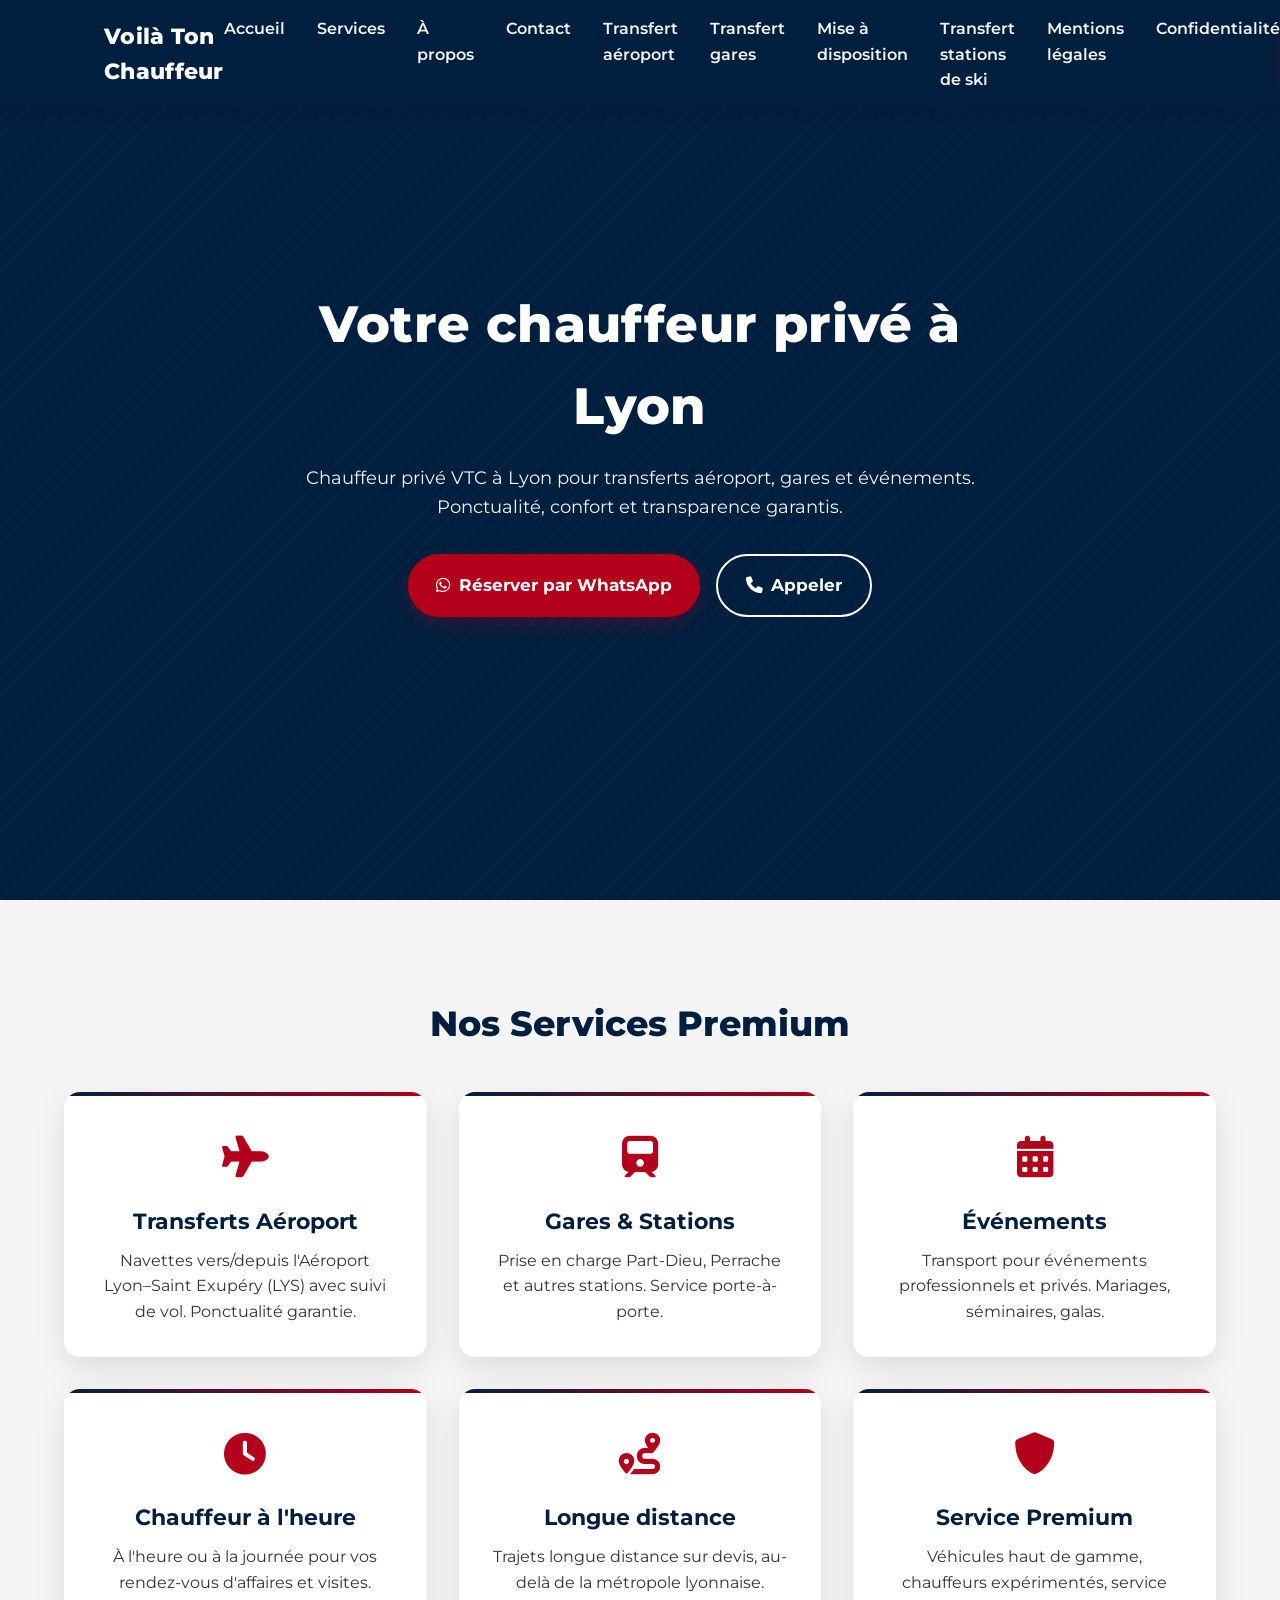
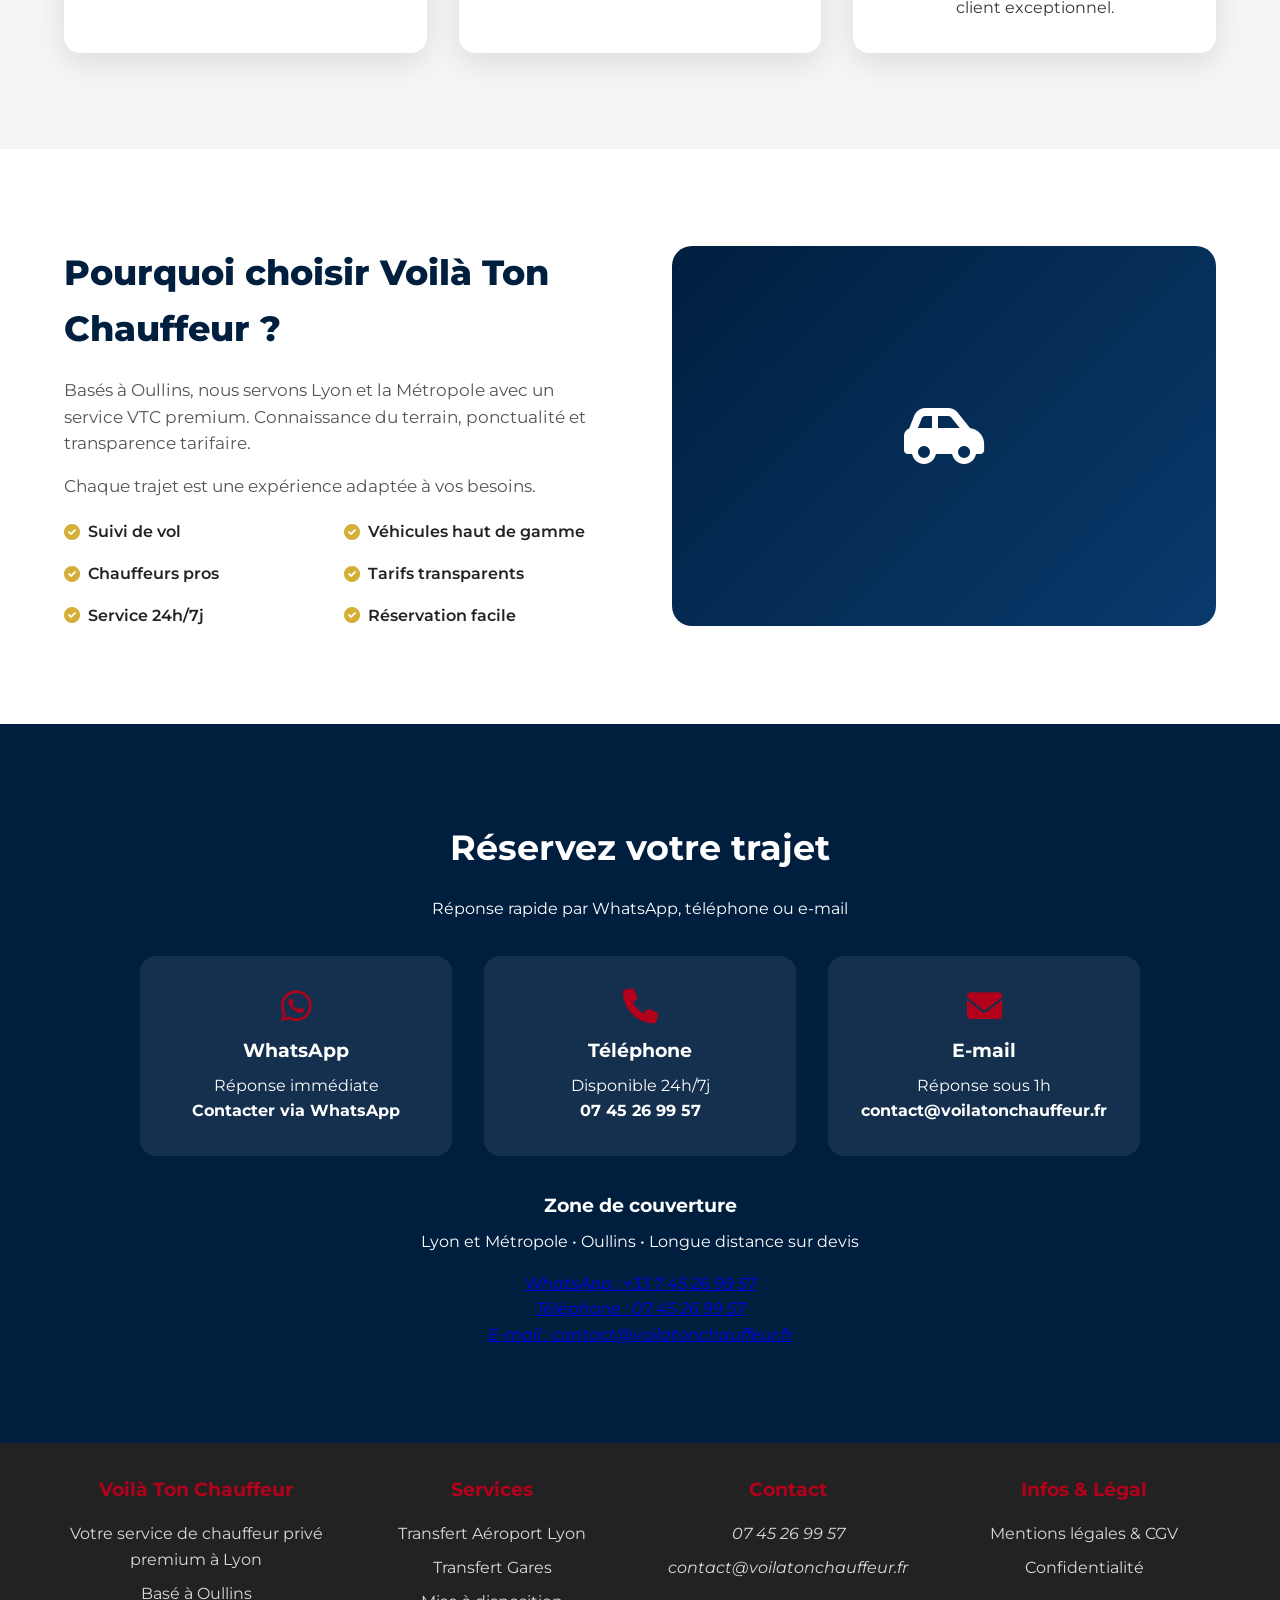
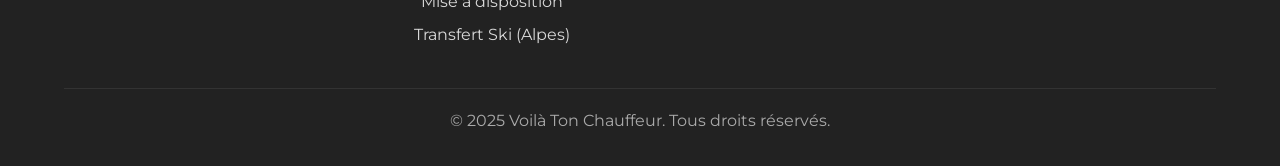
<file: index.html>
<!DOCTYPE html>
<html lang="fr">
<head>
  <meta charset="UTF-8" />
  <meta name="viewport" content="width=device-width, initial-scale=1.0" />
  <link rel="canonical" href="https://voilatonchauffeur.fr/">
  <title>Voilà Ton Chauffeur • Chauffeur privé VTC à Lyon</title>
  <meta name="description" content="Chauffeur privé VTC à Lyon : transferts aéroport, gares, événements. Service premium 24/7. Réponse rapide par WhatsApp, téléphone ou e‑mail.">
  <link href="https://cdnjs.cloudflare.com/ajax/libs/font-awesome/6.0.0/css/all.min.css" rel="stylesheet">
  <link rel="preconnect" href="https://fonts.googleapis.com">
  <link rel="preconnect" href="https://fonts.gstatic.com" crossorigin>
  <link href="https://fonts.googleapis.com/css2?family=Montserrat:wght@400;500;600;700;800&display=swap" rel="stylesheet">
  <link rel="stylesheet" href="styles.css?v=7">
  <meta name="robots" content="index, follow">
  <meta name="theme-color" content="#001f3f">
  <link rel="alternate" hreflang="fr-FR" href="https://voilatonchauffeur.fr/" />
  <meta property="og:type" content="website">
  <meta property="og:site_name" content="Voilà Ton Chauffeur">
  <meta property="og:title" content="Chauffeur privé VTC à Lyon – Voilà Ton Chauffeur">
  <meta property="og:description" content="Transferts aéroport, gares, événements. Service premium VTC à Lyon.">
  <meta property="og:url" content="https://voilatonchauffeur.fr/">
  <meta property="og:locale" content="fr_FR">
  <meta property="og:image" content="/og-image.jpg">
  <meta name="twitter:card" content="summary_large_image">
  <meta name="twitter:title" content="Chauffeur privé VTC à Lyon – Voilà Ton Chauffeur">
  <meta name="twitter:description" content="Transferts aéroport, gares, événements. Service premium VTC à Lyon.">
  <meta name="twitter:image" content="/og-image.jpg">
  <link rel="icon" type="image/x-icon" href="/favicon.ico">
</head>
<body>
  <a class="skip-link" href="#main">Aller au contenu principal</a>

  <header>
    <nav>
      <div class="logo">Voilà Ton Chauffeur</div>
      <ul class="nav-links">
        <li><a href="#accueil">Accueil</a></li>
        <li><a href="#services">Services</a></li>
        <li><a href="#apropos">À propos</a></li>
        <li><a href="#contact">Contact</a></li>
        <li><a href="transfert-aeroport-lyon.html">Transfert aéroport</a></li>
        <li><a href="transfert-gares-lyon.html">Transfert gares</a></li>
        <li><a href="mise-a-disposition-chauffeur-lyon.html">Mise à disposition</a></li>
        <li><a href="transfert-stations-ski-alpes.html">Transfert stations de ski</a></li>
        <li><a href="mentions.html">Mentions légales</a></li>
        <li><a href="politique-confidentialite.html">Confidentialité</a></li>
      </ul>
      <a href="#contact" class="cta-button">Réserver maintenant</a>
    </nav>
  </header>

  <main id="main" role="main">
    <!-- Hero Section -->
    <section id="accueil" class="hero" aria-labelledby="home-title">
      <div class="hero-content">
        <h1 id="home-title">Votre chauffeur privé à Lyon</h1>
        <p>Chauffeur privé VTC à Lyon pour transferts aéroport, gares et événements. Ponctualité, confort et transparence garantis.</p>
        <div class="hero-buttons">
          <a href="https://wa.me/33745269957" target="_blank" rel="noopener noreferrer" class="btn-primary"><i class="fab fa-whatsapp"></i> Réserver par WhatsApp</a>
          <a href="tel:+33745269957" class="btn-secondary"><i class="fas fa-phone"></i> Appeler</a>
        </div>
      </div>
    </section>

    <!-- Services Section -->
    <section id="services" class="services" aria-labelledby="services-title">
      <h2 id="services-title" class="section-title">Nos Services Premium</h2>
      <div class="services-grid">
        <article class="service-card">
          <div class="service-icon"><i class="fas fa-plane"></i></div>
          <h3>Transferts Aéroport</h3>
          <p>Navettes vers/depuis l'Aéroport Lyon–Saint Exupéry (LYS) avec suivi de vol. Ponctualité garantie.</p>
        </article>
        <article class="service-card">
          <div class="service-icon"><i class="fas fa-train"></i></div>
          <h3>Gares & Stations</h3>
          <p>Prise en charge Part-Dieu, Perrache et autres stations. Service porte-à-porte.</p>
        </article>
        <article class="service-card">
          <div class="service-icon"><i class="fas fa-calendar-alt"></i></div>
          <h3>Événements</h3>
          <p>Transport pour événements professionnels et privés. Mariages, séminaires, galas.</p>
        </article>
        <article class="service-card">
          <div class="service-icon"><i class="fas fa-clock"></i></div>
          <h3>Chauffeur à l'heure</h3>
          <p>À l'heure ou à la journée pour vos rendez-vous d'affaires et visites.</p>
        </article>
        <article class="service-card">
          <div class="service-icon"><i class="fas fa-route"></i></div>
          <h3>Longue distance</h3>
          <p>Trajets longue distance sur devis, au-delà de la métropole lyonnaise.</p>
        </article>
        <article class="service-card">
          <div class="service-icon"><i class="fas fa-shield-alt"></i></div>
          <h3>Service Premium</h3>
          <p>Véhicules haut de gamme, chauffeurs expérimentés, service client exceptionnel.</p>
        </article>
      </div>
    </section>

    <!-- About Section -->
    <section id="apropos" class="about" aria-labelledby="about-title">
      <div class="about-content">
        <div class="about-text">
          <h2 id="about-title">Pourquoi choisir Voilà Ton Chauffeur ?</h2>
          <p>Basés à Oullins, nous servons Lyon et la Métropole avec un service VTC premium. Connaissance du terrain, ponctualité et transparence tarifaire.</p>
          <p>Chaque trajet est une expérience adaptée à vos besoins.</p>
          <div class="features">
            <div class="feature"><i class="fas fa-check-circle"></i><span>Suivi de vol</span></div>
            <div class="feature"><i class="fas fa-check-circle"></i><span>Véhicules haut de gamme</span></div>
            <div class="feature"><i class="fas fa-check-circle"></i><span>Chauffeurs pros</span></div>
            <div class="feature"><i class="fas fa-check-circle"></i><span>Tarifs transparents</span></div>
            <div class="feature"><i class="fas fa-check-circle"></i><span>Service 24h/7j</span></div>
            <div class="feature"><i class="fas fa-check-circle"></i><span>Réservation facile</span></div>
          </div>
        </div>
        <figure class="about-visual">
          <i class="fas fa-car-side" aria-hidden="true"></i>
          <figcaption class="sr-only">Illustration de voiture</figcaption>
        </figure>
      </div>
    </section>

    <!-- Contact Section -->
    <section id="contact" class="contact" aria-labelledby="contact-title">
      <div class="contact-content">
        <h2 id="contact-title">Réservez votre trajet</h2>
        <p>Réponse rapide par WhatsApp, téléphone ou e-mail</p>
        <div class="contact-methods">
          <div class="contact-method">
            <i class="fab fa-whatsapp"></i>
            <h3>WhatsApp</h3>
            <p>Réponse immédiate</p>
            <a href="https://wa.me/33745269957" target="_blank" rel="noopener noreferrer">Contacter via WhatsApp</a>
          </div>
          <div class="contact-method">
            <i class="fas fa-phone"></i>
            <h3>Téléphone</h3>
            <p>Disponible 24h/7j</p>
            <a href="tel:+33745269957">07 45 26 99 57</a>
          </div>
          <div class="contact-method">
            <i class="fas fa-envelope"></i>
            <h3>E-mail</h3>
            <p>Réponse sous 1h</p>
            <a href="mailto:contact@voilatonchauffeur.fr">contact@voilatonchauffeur.fr</a>
          </div>
        </div>
        <div style="margin-top: 2rem;">
          <h3 style="margin-bottom: .5rem;">Zone de couverture</h3>
          <p>Lyon et Métropole • Oullins • Longue distance sur devis</p>
        </div>
        <address class="contact-address" style="margin-top:1rem">
          <a href="https://wa.me/33745269957" target="_blank" rel="noopener noreferrer">WhatsApp : +33 7 45 26 99 57</a><br/>
          <a href="tel:+33745269957">Téléphone : 07 45 26 99 57</a><br/>
          <a href="mailto:contact@voilatonchauffeur.fr">E-mail : contact@voilatonchauffeur.fr</a>
        </address>
      </div>
    </section>
  </main>

  <footer>
    <div class="footer-content">
      <div class="footer-section">
        <h3>Voilà Ton Chauffeur</h3>
        <p>Votre service de chauffeur privé premium à Lyon</p>
        <p>Basé à Oullins</p>
      </div>
      <div class="footer-section">
        <h3>Services</h3>
        <a href="transfert-aeroport-lyon.html">Transfert Aéroport Lyon</a>
        <a href="transfert-gares-lyon.html">Transfert Gares</a>
        <a href="mise-a-disposition-chauffeur-lyon.html">Mise à disposition</a>
        <a href="transfert-stations-ski-alpes.html">Transfert Ski (Alpes)</a>
      </div>
      <div class="footer-section">
        <h3>Contact</h3>
        <address>
          <a href="tel:+33745269957">07 45 26 99 57</a>
          <a href="mailto:contact@voilatonchauffeur.fr">contact@voilatonchauffeur.fr</a>
        </address>
      </div>
      <div class="footer-section">
        <h3>Infos & Légal</h3>
        <a href="mentions.html">Mentions légales & CGV</a>
        <a href="politique-confidentialite.html">Confidentialité</a>
      </div>
    </div>
    <div class="footer-bottom">
      <p>&copy; 2025 Voilà Ton Chauffeur. Tous droits réservés.</p>
    </div>
  </footer>

  <script src="script.js"></script>
</body>
</html>
</file>
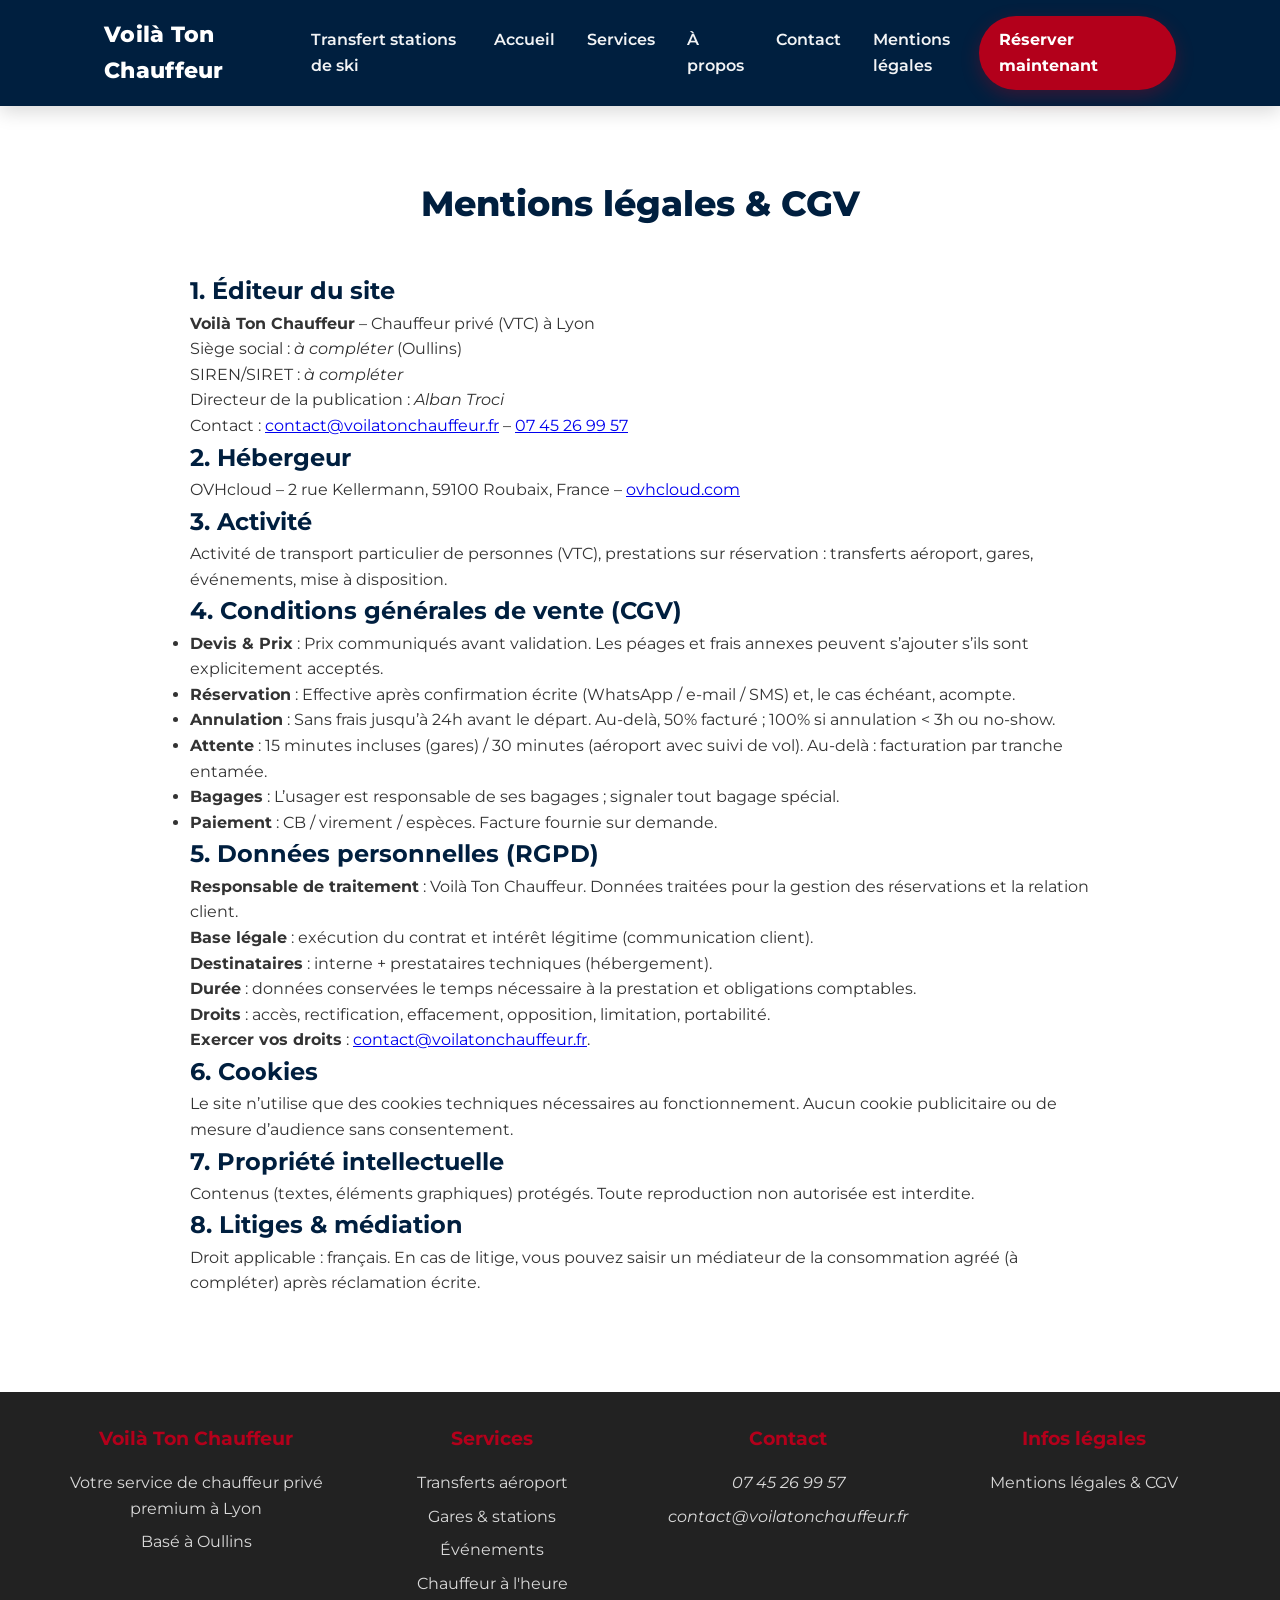
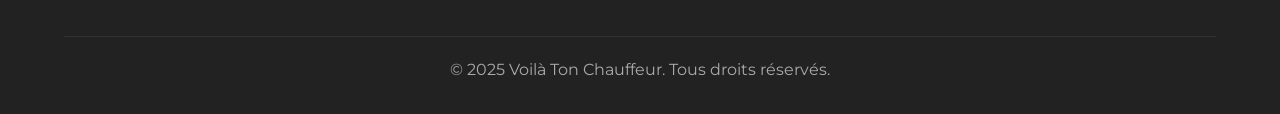
<file: mentions.html>
<!DOCTYPE html>
<html lang="fr">
<head>
    <meta charset="UTF-8" />
    <meta name="viewport" content="width=device-width, initial-scale=1.0" />
    <title>Mentions légales & CGV – Voilà Ton Chauffeur</title>
    <meta name="description" content="Mentions légales, conditions générales de vente et politique de confidentialité de Voilà Ton Chauffeur (VTC à Lyon).">
    <link rel="preconnect" href="https://fonts.googleapis.com">
    <link rel="preconnect" href="https://fonts.gstatic.com" crossorigin>
    <link href="https://fonts.googleapis.com/css2?family=Montserrat:wght@400;500;600;700;800&display=swap" rel="stylesheet">
    <link href="https://cdnjs.cloudflare.com/ajax/libs/font-awesome/6.0.0/css/all.min.css" rel="stylesheet">
    <link rel="stylesheet" href="styles.css?v=5" />
    <link rel="canonical" href="https://voilatonchauffeur.fr/mentions-legales">
    <meta name="robots" content="index, follow">
    <meta property="og:type" content="website">
    <meta property="og:site_name" content="Voilà Ton Chauffeur">
    <meta property="og:title" content="Mentions légales & CGV – Voilà Ton Chauffeur">
    <meta property="og:description" content="Mentions légales, CGV, politique de confidentialité – VTC à Lyon.">
    <meta property="og:url" content="https://voilatonchauffeur.fr/mentions-legales">
    <meta property="og:image" content="/og-image.jpg">
    <meta name="twitter:card" content="summary_large_image">
    <meta name="twitter:title" content="Mentions légales & CGV – Voilà Ton Chauffeur">
    <meta name="twitter:description" content="Mentions légales, CGV, politique de confidentialité – VTC à Lyon.">
    <meta name="twitter:image" content="/og-image.jpg">
    <link rel="icon" type="image/x-icon" href="/favicon.ico">
</head>
<body>
    <header>
        <nav>
            <div class="logo">Voilà Ton Chauffeur</div>
            <ul class="nav-links">
                <li><a href="transfert-stations-ski-alpes.html">Transfert stations de ski</a></li>
                <li><a href="index.html#accueil">Accueil</a></li>
                <li><a href="index.html#services">Services</a></li>
                <li><a href="index.html#apropos">À propos</a></li>
                <li><a href="index.html#contact">Contact</a></li>
                <li><a href="mentions.html">Mentions légales</a></li>
            </ul>
            <a href="index.html#contact" class="cta-button">Réserver maintenant</a>
        </nav>
    </header>

    <main id="main" role="main" style="padding-top:80px">
        <section class="services" aria-labelledby="legal-title" style="background:#fff">
            <h1 id="legal-title" class="section-title">Mentions légales & CGV</h1>
            <div style="max-width:900px;margin:0 auto;font-size:1rem;color:#333">
                <h2 style="color:#001f3f">1. Éditeur du site</h2>
                <p><strong>Voilà Ton Chauffeur</strong> – Chauffeur privé (VTC) à Lyon<br>
                Siège social : <em>à compléter</em> (Oullins)<br>
                SIREN/SIRET : <em>à compléter</em><br>
                Directeur de la publication : <em>Alban Troci</em><br>
                Contact : <a href="mailto:contact@voilatonchauffeur.fr">contact@voilatonchauffeur.fr</a> – <a href="tel:+33745269957">07 45 26 99 57</a></p>

                <h2 style="color:#001f3f">2. Hébergeur</h2>
                <p>OVHcloud – 2 rue Kellermann, 59100 Roubaix, France – <a href="https://www.ovhcloud.com/fr/" target="_blank" rel="noopener noreferrer">ovhcloud.com</a></p>

                <h2 style="color:#001f3f">3. Activité</h2>
                <p>Activité de transport particulier de personnes (VTC), prestations sur réservation : transferts aéroport, gares, événements, mise à disposition.</p>

                <h2 style="color:#001f3f">4. Conditions générales de vente (CGV)</h2>
                <ul>
                    <li><strong>Devis & Prix</strong> : Prix communiqués avant validation. Les péages et frais annexes peuvent s’ajouter s’ils sont explicitement acceptés.</li>
                    <li><strong>Réservation</strong> : Effective après confirmation écrite (WhatsApp / e‑mail / SMS) et, le cas échéant, acompte.</li>
                    <li><strong>Annulation</strong> : Sans frais jusqu’à 24h avant le départ. Au‑delà, 50% facturé ; 100% si annulation &lt; 3h ou no‑show.</li>
                    <li><strong>Attente</strong> : 15 minutes incluses (gares) / 30 minutes (aéroport avec suivi de vol). Au‑delà : facturation par tranche entamée.</li>
                    <li><strong>Bagages</strong> : L’usager est responsable de ses bagages ; signaler tout bagage spécial.</li>
                    <li><strong>Paiement</strong> : CB / virement / espèces. Facture fournie sur demande.</li>
                </ul>

                <h2 style="color:#001f3f">5. Données personnelles (RGPD)</h2>
                <p><strong>Responsable de traitement</strong> : Voilà Ton Chauffeur. Données traitées pour la gestion des réservations et la relation client.<br>
                <strong>Base légale</strong> : exécution du contrat et intérêt légitime (communication client).<br>
                <strong>Destinataires</strong> : interne + prestataires techniques (hébergement).<br>
                <strong>Durée</strong> : données conservées le temps nécessaire à la prestation et obligations comptables.<br>
                <strong>Droits</strong> : accès, rectification, effacement, opposition, limitation, portabilité.<br>
                <strong>Exercer vos droits</strong> : <a href="mailto:contact@voilatonchauffeur.fr">contact@voilatonchauffeur.fr</a>.</p>

                <h2 style="color:#001f3f">6. Cookies</h2>
                <p>Le site n’utilise que des cookies techniques nécessaires au fonctionnement. Aucun cookie publicitaire ou de mesure d’audience sans consentement.</p>

                <h2 style="color:#001f3f">7. Propriété intellectuelle</h2>
                <p>Contenus (textes, éléments graphiques) protégés. Toute reproduction non autorisée est interdite.</p>

                <h2 style="color:#001f3f">8. Litiges & médiation</h2>
                <p>Droit applicable : français. En cas de litige, vous pouvez saisir un médiateur de la consommation agréé (à compléter) après réclamation écrite.</p>
            </div>
        </section>
    </main>

    <footer>
        <div class="footer-content">
            <div class="footer-section">
                <h3>Voilà Ton Chauffeur</h3>
                <p>Votre service de chauffeur privé premium à Lyon</p>
                <p>Basé à Oullins</p>
            </div>
            <div class="footer-section">
                <h3>Services</h3>
                <a href="index.html#services">Transferts aéroport</a>
                <a href="index.html#services">Gares & stations</a>
                <a href="index.html#services">Événements</a>
                <a href="index.html#services">Chauffeur à l'heure</a>
            </div>
            <div class="footer-section">
                <h3>Contact</h3>
                <address>
                    <a href="tel:+33745269957">07 45 26 99 57</a>
                    <a href="mailto:contact@voilatonchauffeur.fr">contact@voilatonchauffeur.fr</a>
                </address>
            </div>
            <div class="footer-section">
                <h3>Infos légales</h3>
                <a href="mentions.html">Mentions légales & CGV</a>
            </div>
        </div>
        <div class="footer-bottom">
            <p>&copy; 2025 Voilà Ton Chauffeur. Tous droits réservés.</p>
        </div>
    </footer>
    <script src="script.js"></script>
</body>
</html>
</file>
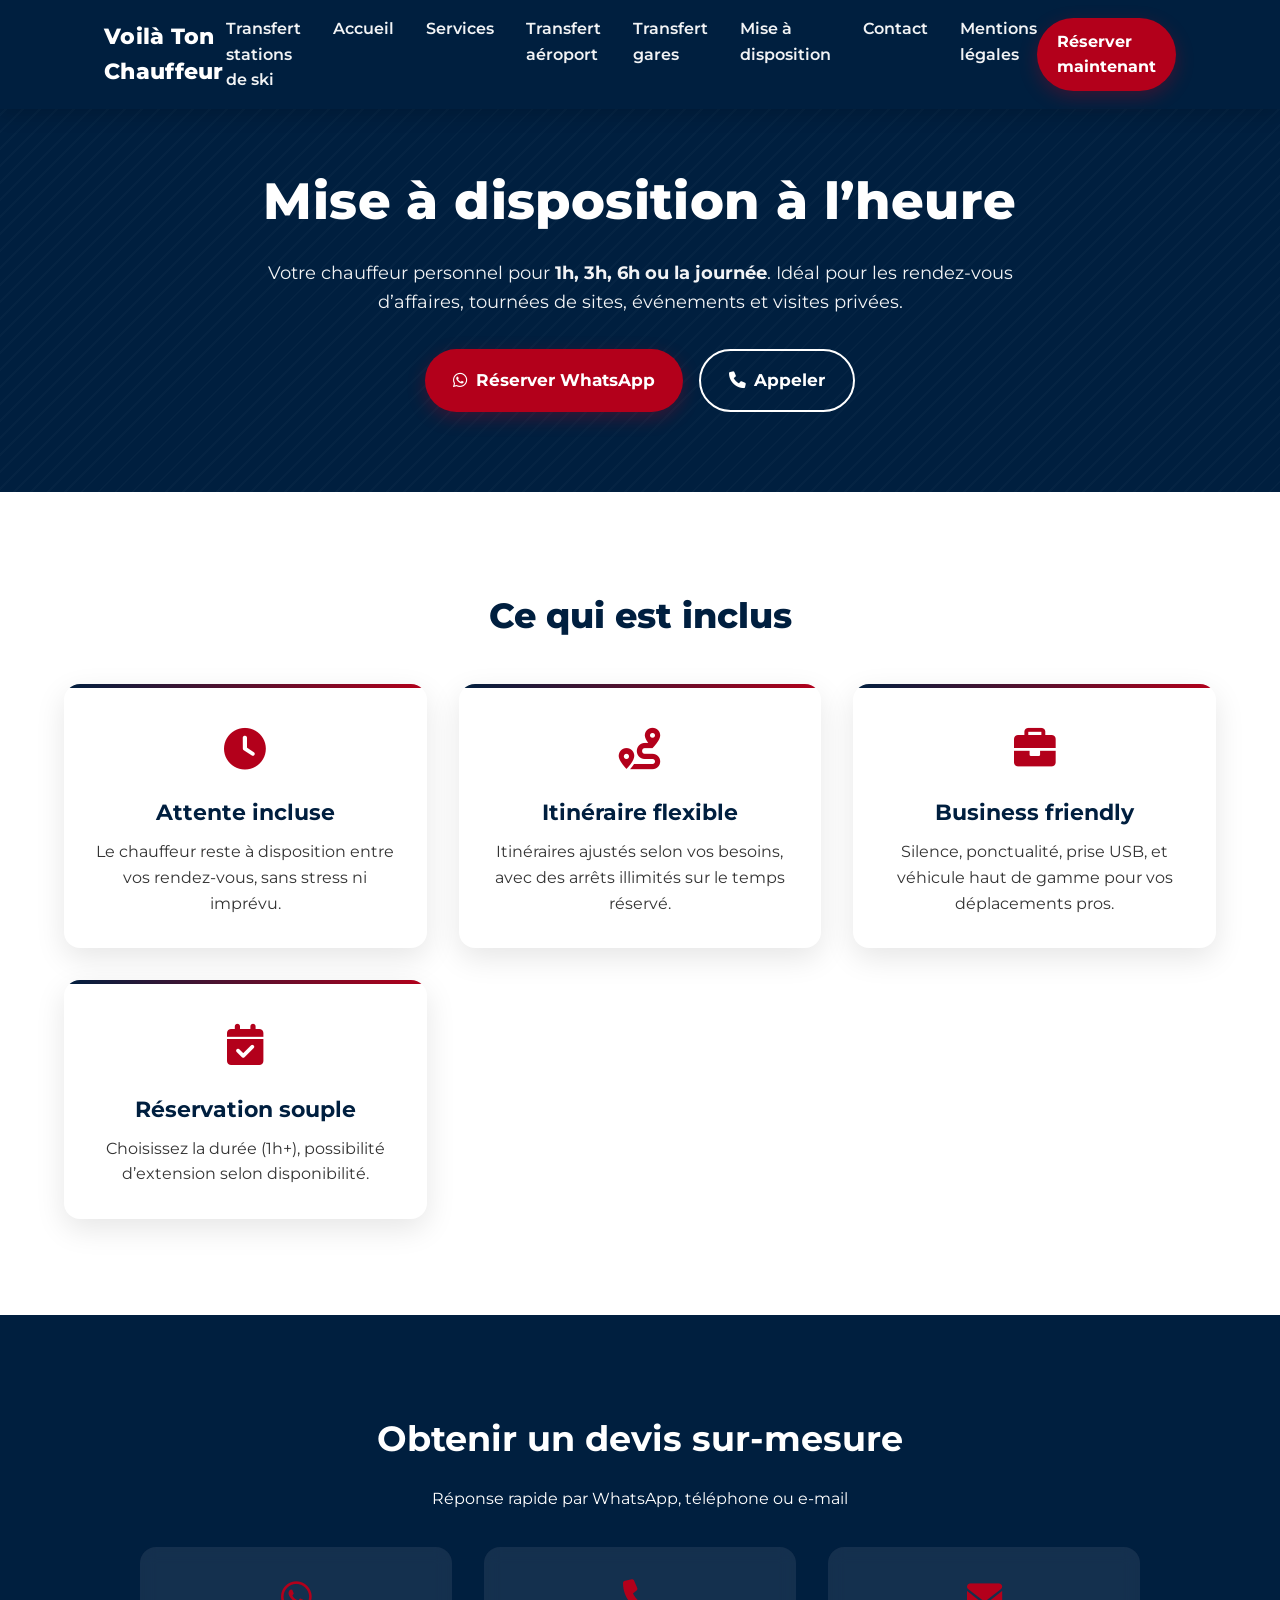
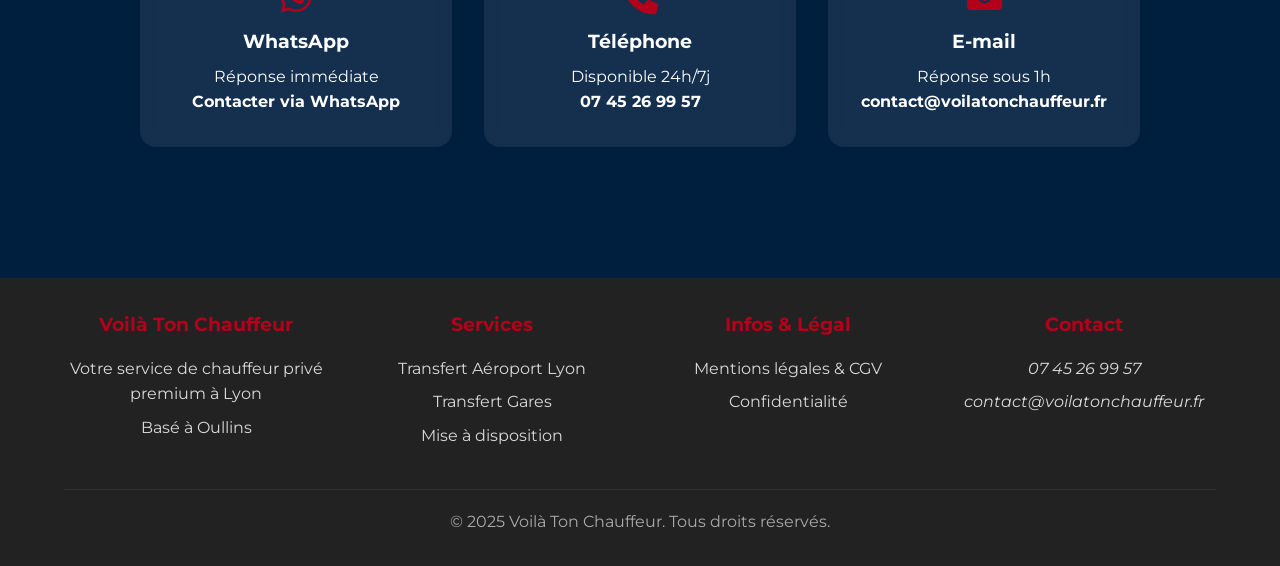
<file: mise-a-disposition-chauffeur-lyon.html>
<!DOCTYPE html>
<html lang="fr">
<head>
    <meta charset="UTF-8" />
    <meta name="viewport" content="width=device-width, initial-scale=1.0" />
    <title>Mise à disposition à l’heure – Chauffeur privé VTC à Lyon</title>
    <meta name="description" content="Chauffeur privé à l’heure ou à la journée à Lyon : RDV d’affaires, événements, visites. Flexibilité totale, attente incluse, devis rapide.">
    <link rel="preconnect" href="https://fonts.googleapis.com">
    <link rel="preconnect" href="https://fonts.gstatic.com" crossorigin>
    <link href="https://fonts.googleapis.com/css2?family=Montserrat:wght@400;500;600;700;800&display=swap" rel="stylesheet">
    <link href="https://cdnjs.cloudflare.com/ajax/libs/font-awesome/6.0.0/css/all.min.css" rel="stylesheet">
    <link rel="stylesheet" href="styles.css?v=6" />
    <link rel="canonical" href="https://voilatonchauffeur.fr/mise-a-disposition-chauffeur-lyon">
    <meta name="robots" content="index, follow">
    <meta property="og:type" content="website">
    <meta property="og:site_name" content="Voilà Ton Chauffeur">
    <meta property="og:title" content="Mise à disposition à l’heure – Chauffeur privé VTC à Lyon">
    <meta property="og:description" content="Chauffeur privé à l’heure ou à la journée. Parfait pour rendez‑vous, séminaires, circuits personnalisés.">
    <meta property="og:url" content="https://voilatonchauffeur.fr/mise-a-disposition-chauffeur-lyon">
    <meta property="og:image" content="/og-image.jpg">
    <meta name="twitter:card" content="summary_large_image">
    <meta name="twitter:title" content="Mise à disposition à l’heure – Chauffeur privé VTC à Lyon">
    <meta name="twitter:description" content="Véhicules haut de gamme, service flexible 24/7.">
    <meta name="twitter:image" content="/og-image.jpg">
    <link rel="icon" type="image/x-icon" href="/favicon.ico">
    <script type="application/ld+json">
    {
      "@context": "https://schema.org",
      "@type": "Service",
      "name": "Mise à disposition (chauffeur à l’heure)",
      "serviceType": "TaxiService",
      "areaServed": ["Lyon", "Métropole de Lyon"],
      "provider": {
        "@type": "LocalBusiness",
        "name": "Voilà Ton Chauffeur",
        "telephone": "+33745269957",
        "email": "contact@voilatonchauffeur.fr"
      }
    }
    </script>
</head>
<body>
    <header>
        <nav>
            <div class="logo">Voilà Ton Chauffeur</div>
            <ul class="nav-links">
                <li><a href="transfert-stations-ski-alpes.html">Transfert stations de ski</a></li>
                <li><a href="index.html#accueil">Accueil</a></li>
                <li><a href="index.html#services">Services</a></li>
                <li><a href="transfert-aeroport-lyon.html">Transfert aéroport</a></li>
                <li><a href="transfert-gares-lyon.html">Transfert gares</a></li>
                <li><a href="mise-a-disposition-chauffeur-lyon.html" aria-current="page">Mise à disposition</a></li>
                <li><a href="index.html#contact">Contact</a></li>
                <li><a href="mentions.html">Mentions légales</a></li>
            </ul>
            <a href="index.html#contact" class="cta-button">Réserver maintenant</a>
        </nav>
    </header>

    <main id="main" role="main" style="padding-top:80px">
        <section class="hero" aria-labelledby="mise-title" style="height:auto;padding:5rem 0">
            <div class="hero-content">
                <h1 id="mise-title">Mise à disposition à l’heure</h1>
                <p>Votre chauffeur personnel pour <strong>1h, 3h, 6h ou la journée</strong>. Idéal pour les rendez‑vous d’affaires, tournées de sites, événements et visites privées.</p>
                <div class="hero-buttons">
                    <a href="https://wa.me/33745269957" target="_blank" rel="noopener noreferrer" class="btn-primary"><i class="fab fa-whatsapp"></i> Réserver WhatsApp</a>
                    <a href="tel:+33745269957" class="btn-secondary"><i class="fas fa-phone"></i> Appeler</a>
                </div>
            </div>
        </section>

        <section class="services" aria-labelledby="avantages-mise" style="background:#fff">
            <h2 id="avantages-mise" class="section-title">Ce qui est inclus</h2>
            <div class="services-grid">
                <article class="service-card">
                    <div class="service-icon"><i class="fas fa-clock"></i></div>
                    <h3>Attente incluse</h3>
                    <p>Le chauffeur reste à disposition entre vos rendez‑vous, sans stress ni imprévu.</p>
                </article>
                <article class="service-card">
                    <div class="service-icon"><i class="fas fa-route"></i></div>
                    <h3>Itinéraire flexible</h3>
                    <p>Itinéraires ajustés selon vos besoins, avec des arrêts illimités sur le temps réservé.</p>
                </article>
                <article class="service-card">
                    <div class="service-icon"><i class="fas fa-briefcase"></i></div>
                    <h3>Business friendly</h3>
                    <p>Silence, ponctualité, prise USB, et véhicule haut de gamme pour vos déplacements pros.</p>
                </article>
                <article class="service-card">
                    <div class="service-icon"><i class="fas fa-calendar-check"></i></div>
                    <h3>Réservation souple</h3>
                    <p>Choisissez la durée (1h+), possibilité d’extension selon disponibilité.</p>
                </article>
            </div>
        </section>

        <section class="contact" aria-labelledby="cta-mise">
            <div class="contact-content">
                <h2 id="cta-mise">Obtenir un devis sur-mesure</h2>
                <p>Réponse rapide par WhatsApp, téléphone ou e-mail</p>
                <div class="contact-methods">
                    <div class="contact-method">
                        <i class="fab fa-whatsapp"></i>
                        <h3>WhatsApp</h3>
                        <p>Réponse immédiate</p>
                        <a href="https://wa.me/33745269957" target="_blank" rel="noopener noreferrer">Contacter via WhatsApp</a>
                    </div>
                    <div class="contact-method">
                        <i class="fas fa-phone"></i>
                        <h3>Téléphone</h3>
                        <p>Disponible 24h/7j</p>
                        <a href="tel:+33745269957">07 45 26 99 57</a>
                    </div>
                    <div class="contact-method">
                        <i class="fas fa-envelope"></i>
                        <h3>E-mail</h3>
                        <p>Réponse sous 1h</p>
                        <a href="mailto:contact@voilatonchauffeur.fr">contact@voilatonchauffeur.fr</a>
                    </div>
                </div>
            </div>
        </section>
    </main>

    <footer>
        <div class="footer-content">
            <div class="footer-section">
                <h3>Voilà Ton Chauffeur</h3>
                <p>Votre service de chauffeur privé premium à Lyon</p>
                <p>Basé à Oullins</p>
            </div>
            <div class="footer-section">
                <h3>Services</h3>
                <a href="transfert-aeroport-lyon.html">Transfert Aéroport Lyon</a>
                <a href="transfert-gares-lyon.html">Transfert Gares</a>
                <a href="mise-a-disposition-chauffeur-lyon.html" aria-current="page">Mise à disposition</a>
            </div>
            <div class="footer-section">
                <h3>Infos & Légal</h3>
                <a href="mentions.html">Mentions légales & CGV</a>
                <a href="politique-confidentialite.html">Confidentialité</a>
            </div>
            <div class="footer-section">
                <h3>Contact</h3>
                <address>
                    <a href="tel:+33745269957">07 45 26 99 57</a>
                    <a href="mailto:contact@voilatonchauffeur.fr">contact@voilatonchauffeur.fr</a>
                </address>
            </div>
        </div>
        <div class="footer-bottom">
            <p>&copy; 2025 Voilà Ton Chauffeur. Tous droits réservés.</p>
        </div>
    </footer>
    <script src="script.js"></script>
</body>
</html>
</file>
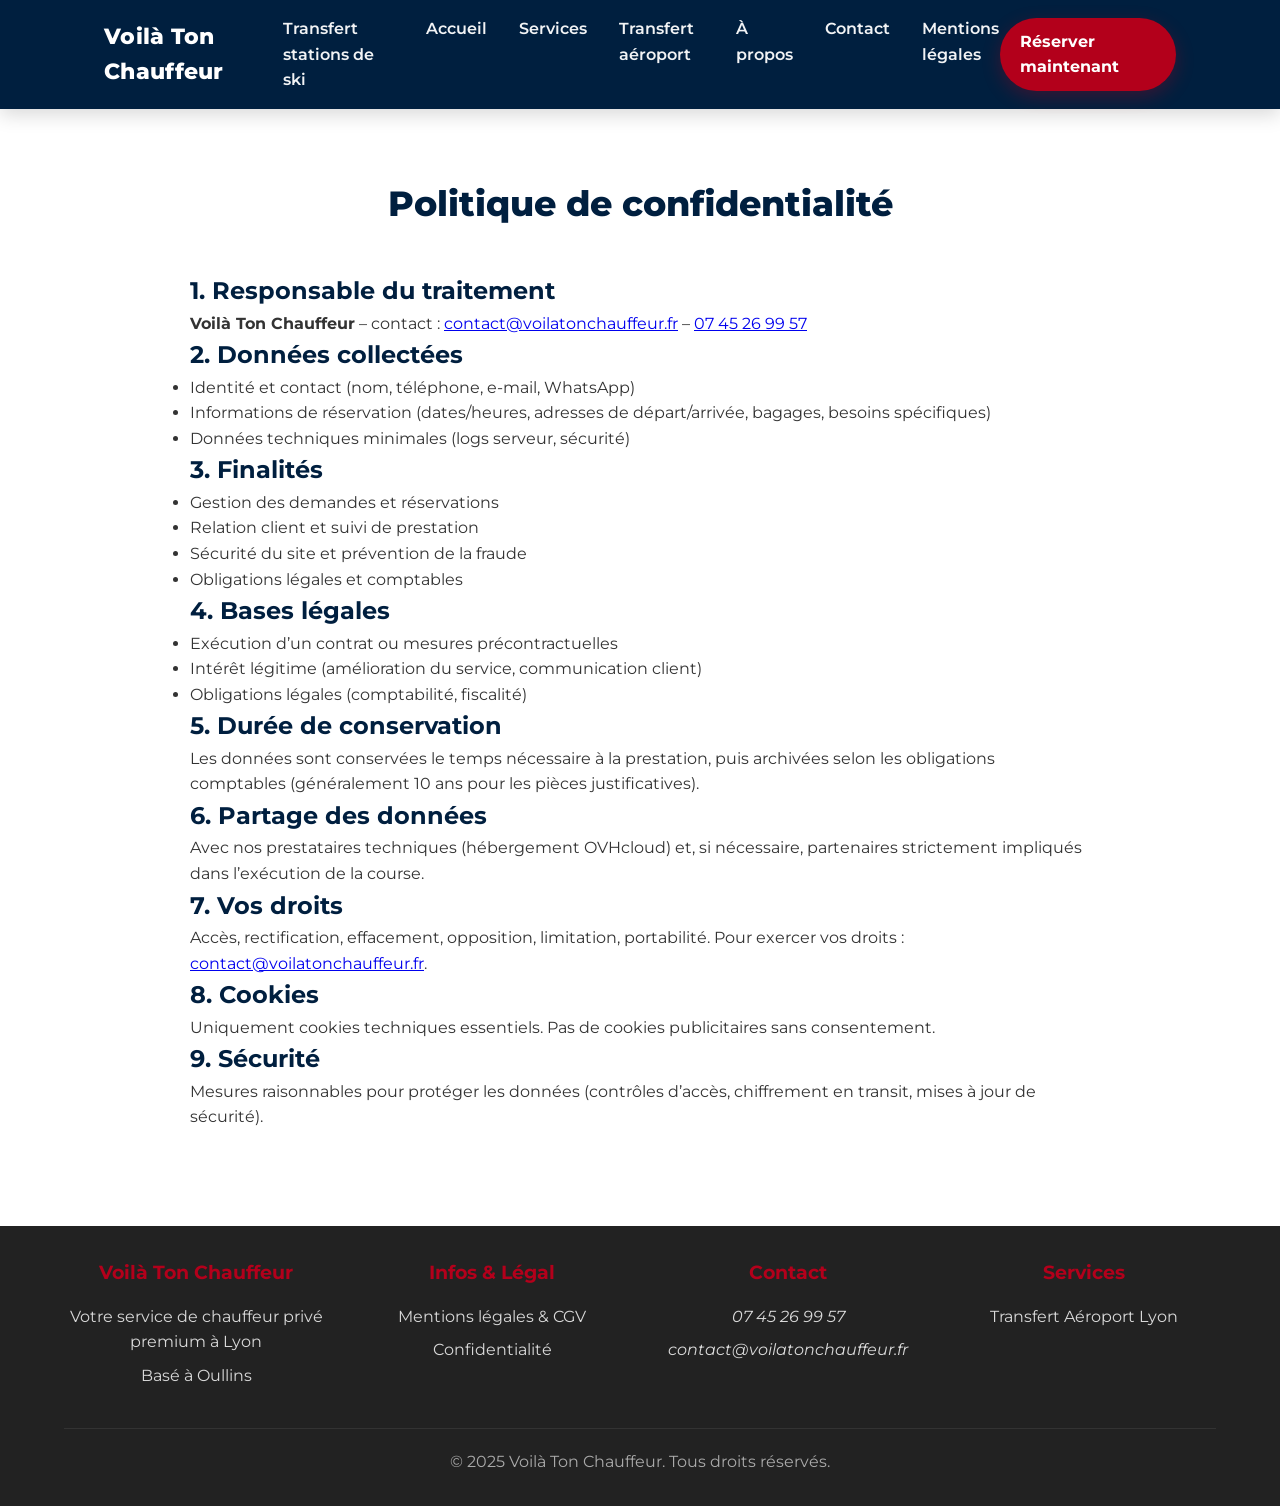
<file: politique-confidentialite.html>
<!DOCTYPE html>
<html lang="fr">
<head>
    <meta charset="UTF-8" />
    <meta name="viewport" content="width=device-width, initial-scale=1.0" />
    <title>Politique de confidentialité – Voilà Ton Chauffeur (VTC Lyon)</title>
    <meta name="description" content="Politique de confidentialité : données collectées, finalités, bases légales, durée de conservation et droits RGPD pour Voilà Ton Chauffeur (VTC Lyon).">
    <link rel="preconnect" href="https://fonts.googleapis.com">
    <link rel="preconnect" href="https://fonts.gstatic.com" crossorigin>
    <link href="https://fonts.googleapis.com/css2?family=Montserrat:wght@400;500;600;700;800&display=swap" rel="stylesheet">
    <link href="https://cdnjs.cloudflare.com/ajax/libs/font-awesome/6.0.0/css/all.min.css" rel="stylesheet">
    <link rel="stylesheet" href="styles.css?v=6" />
    <link rel="canonical" href="https://voilatonchauffeur.fr/politique-confidentialite">
    <meta name="robots" content="index, follow">
    <meta property="og:type" content="website">
    <meta property="og:site_name" content="Voilà Ton Chauffeur">
    <meta property="og:title" content="Politique de confidentialité – Voilà Ton Chauffeur (VTC Lyon)">
    <meta property="og:description" content="Toutes les informations RGPD sur la protection de vos données pour notre service de chauffeur privé à Lyon.">
    <meta property="og:url" content="https://voilatonchauffeur.fr/politique-confidentialite">
    <meta property="og:image" content="/og-image.jpg">
    <meta name="twitter:card" content="summary_large_image">
    <meta name="twitter:title" content="Politique de confidentialité – Voilà Ton Chauffeur (VTC Lyon)">
    <meta name="twitter:description" content="Données collectées, finalités, base légale, conservation, droits RGPD.">
    <meta name="twitter:image" content="/og-image.jpg">
    <link rel="icon" type="image/x-icon" href="/favicon.ico">
    <script type="application/ld+json">
    {
      "@context": "https://schema.org",
      "@type": "PrivacyPolicy",
      "name": "Politique de confidentialité – Voilà Ton Chauffeur",
      "url": "https://voilatonchauffeur.fr/politique-confidentialite",
      "inLanguage": "fr-FR",
      "publisher": {
        "@type": "Organization",
        "name": "Voilà Ton Chauffeur",
        "url": "https://voilatonchauffeur.fr/"
      }
    }
    </script>
</head>
<body>
    <header>
        <nav>
            <div class="logo">Voilà Ton Chauffeur</div>
            <ul class="nav-links">
                <li><a href="transfert-stations-ski-alpes.html">Transfert stations de ski</a></li>
                <li><a href="index.html#accueil">Accueil</a></li>
                <li><a href="index.html#services">Services</a></li>
                <li><a href="transfert-aeroport-lyon.html">Transfert aéroport</a></li>
                <li><a href="index.html#apropos">À propos</a></li>
                <li><a href="index.html#contact">Contact</a></li>
                <li><a href="mentions.html">Mentions légales</a></li>
            </ul>
            <a href="index.html#contact" class="cta-button">Réserver maintenant</a>
        </nav>
    </header>

    <main id="main" role="main" style="padding-top:80px">
        <section class="services" aria-labelledby="privacy-title" style="background:#fff">
            <h1 id="privacy-title" class="section-title">Politique de confidentialité</h1>
            <div style="max-width:900px;margin:0 auto;font-size:1rem;color:#333">
                <h2 style="color:#001f3f">1. Responsable du traitement</h2>
                <p><strong>Voilà Ton Chauffeur</strong> – contact : <a href="mailto:contact@voilatonchauffeur.fr">contact@voilatonchauffeur.fr</a> – <a href="tel:+33745269957">07 45 26 99 57</a></p>

                <h2 style="color:#001f3f">2. Données collectées</h2>
                <ul>
                    <li>Identité et contact (nom, téléphone, e-mail, WhatsApp)</li>
                    <li>Informations de réservation (dates/heures, adresses de départ/arrivée, bagages, besoins spécifiques)</li>
                    <li>Données techniques minimales (logs serveur, sécurité)</li>
                </ul>

                <h2 style="color:#001f3f">3. Finalités</h2>
                <ul>
                    <li>Gestion des demandes et réservations</li>
                    <li>Relation client et suivi de prestation</li>
                    <li>Sécurité du site et prévention de la fraude</li>
                    <li>Obligations légales et comptables</li>
                </ul>

                <h2 style="color:#001f3f">4. Bases légales</h2>
                <ul>
                    <li>Exécution d’un contrat ou mesures précontractuelles</li>
                    <li>Intérêt légitime (amélioration du service, communication client)</li>
                    <li>Obligations légales (comptabilité, fiscalité)</li>
                </ul>

                <h2 style="color:#001f3f">5. Durée de conservation</h2>
                <p>Les données sont conservées le temps nécessaire à la prestation, puis archivées selon les obligations comptables (généralement 10 ans pour les pièces justificatives).</p>

                <h2 style="color:#001f3f">6. Partage des données</h2>
                <p>Avec nos prestataires techniques (hébergement OVHcloud) et, si nécessaire, partenaires strictement impliqués dans l’exécution de la course.</p>

                <h2 style="color:#001f3f">7. Vos droits</h2>
                <p>Accès, rectification, effacement, opposition, limitation, portabilité. Pour exercer vos droits : <a href="mailto:contact@voilatonchauffeur.fr">contact@voilatonchauffeur.fr</a>.</p>

                <h2 style="color:#001f3f">8. Cookies</h2>
                <p>Uniquement cookies techniques essentiels. Pas de cookies publicitaires sans consentement.</p>

                <h2 style="color:#001f3f">9. Sécurité</h2>
                <p>Mesures raisonnables pour protéger les données (contrôles d’accès, chiffrement en transit, mises à jour de sécurité).</p>
            </div>
        </section>
    </main>

    <footer>
        <div class="footer-content">
            <div class="footer-section">
                <h3>Voilà Ton Chauffeur</h3>
                <p>Votre service de chauffeur privé premium à Lyon</p>
                <p>Basé à Oullins</p>
            </div>
            <div class="footer-section">
                <h3>Infos & Légal</h3>
                <a href="mentions.html">Mentions légales & CGV</a>
                <a href="politique-confidentialite.html">Confidentialité</a>
            </div>
            <div class="footer-section">
                <h3>Contact</h3>
                <address>
                    <a href="tel:+33745269957">07 45 26 99 57</a>
                    <a href="mailto:contact@voilatonchauffeur.fr">contact@voilatonchauffeur.fr</a>
                </address>
            </div>
            <div class="footer-section">
                <h3>Services</h3>
                <a href="transfert-aeroport-lyon.html">Transfert Aéroport Lyon</a>
            </div>
        </div>
        <div class="footer-bottom">
            <p>&copy; 2025 Voilà Ton Chauffeur. Tous droits réservés.</p>
        </div>
    </footer>
    <script src="script.js"></script>
</body>
</html>
</file>
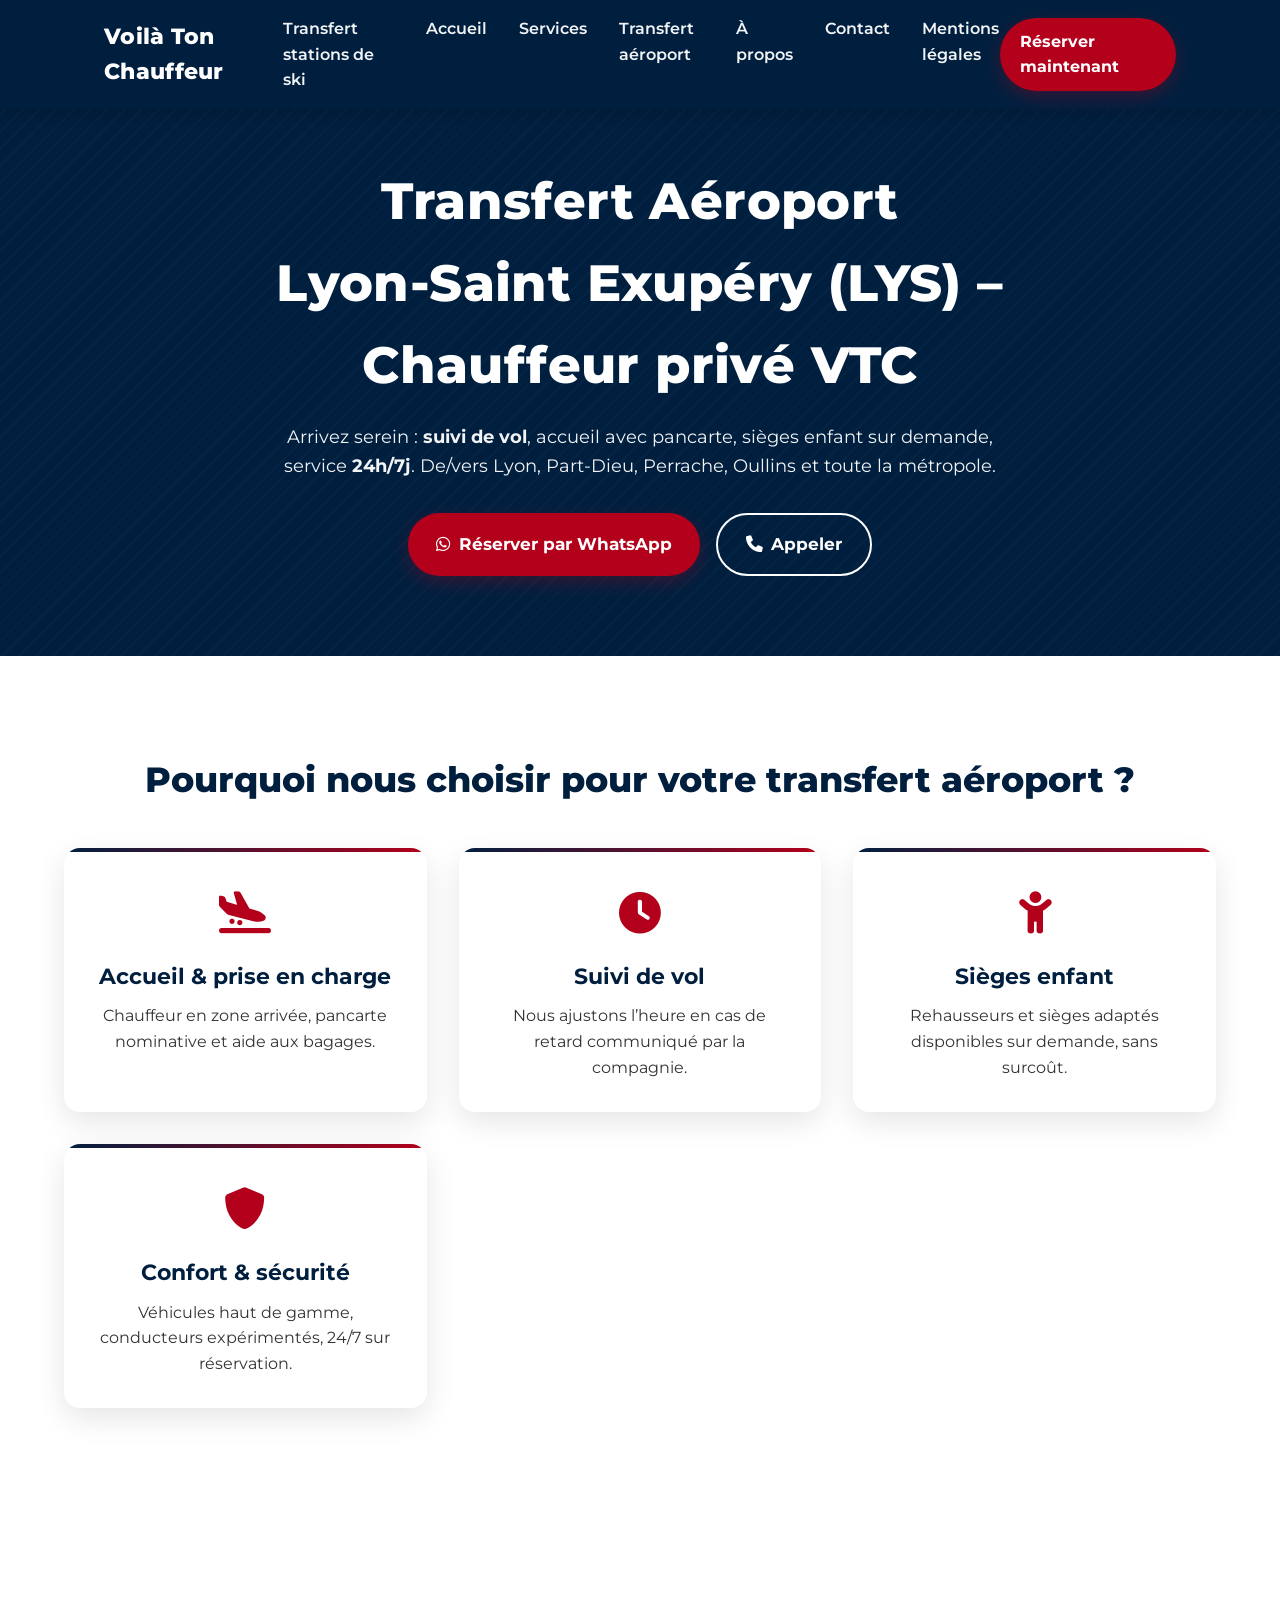
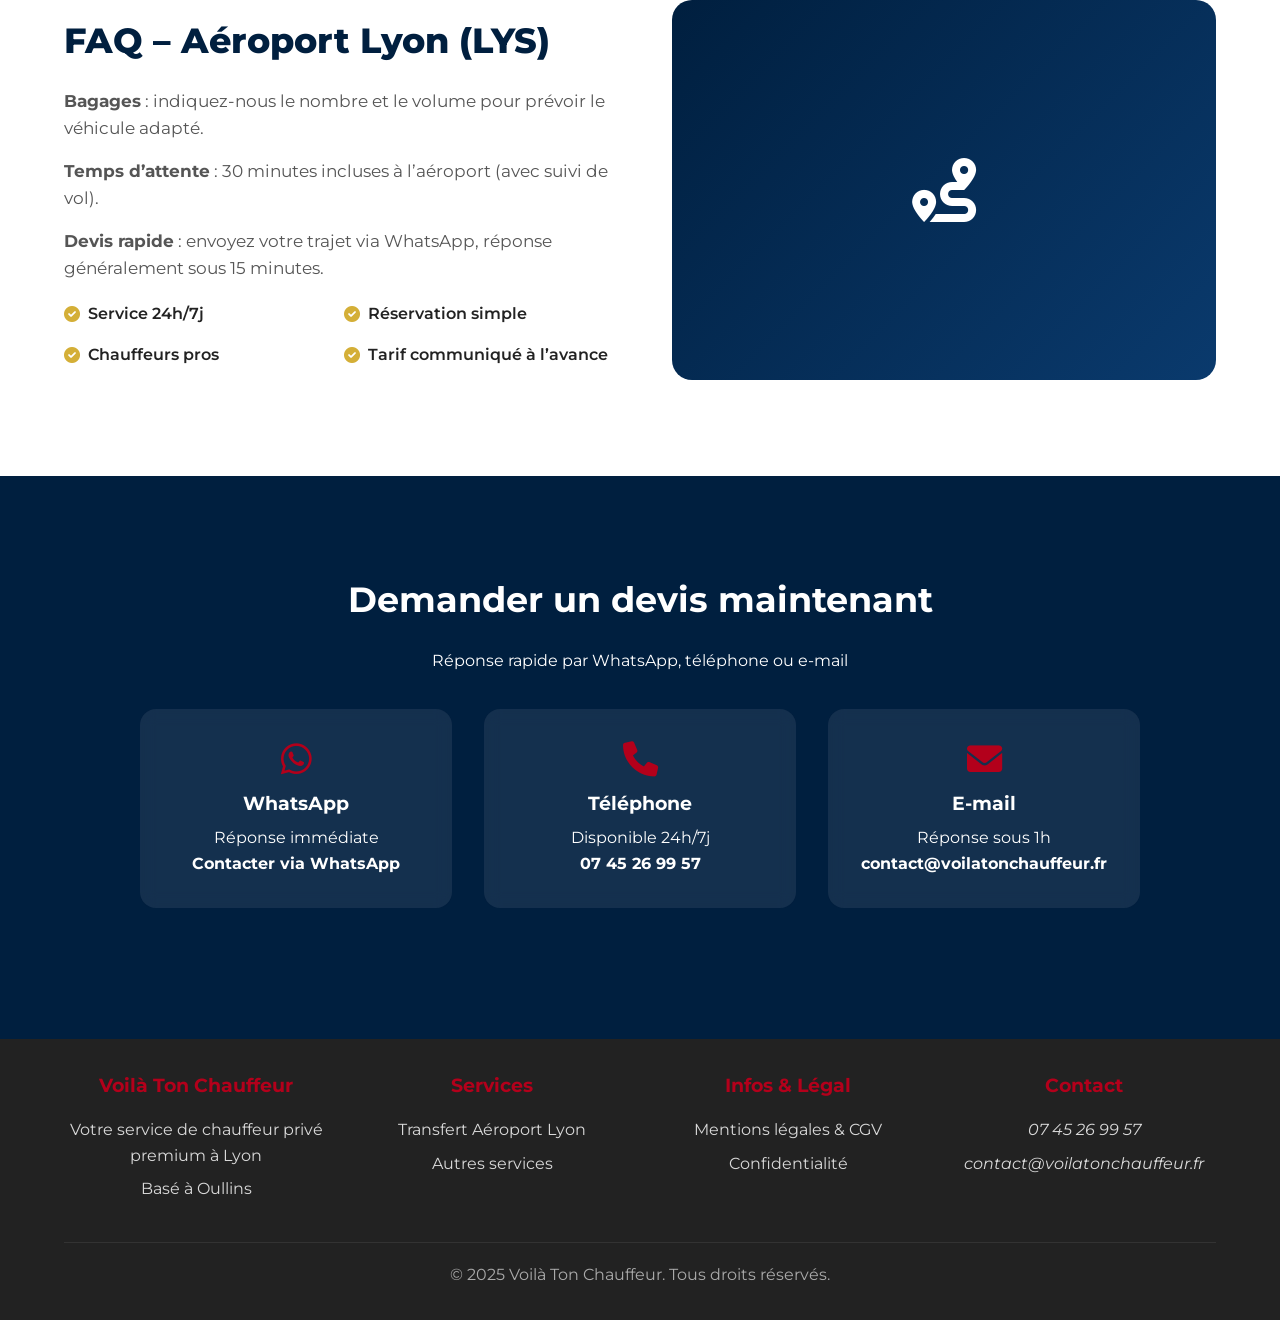
<file: transfert-aeroport-lyon.html>
<!DOCTYPE html>
<html lang="fr">
<head>
    <meta charset="UTF-8" />
    <meta name="viewport" content="width=device-width, initial-scale=1.0" />
    <title>Transfert Aéroport Lyon‑Saint Exupéry (LYS) – Chauffeur privé VTC</title>
    <meta name="description" content="Transfert Aéroport Lyon‑Saint Exupéry (LYS) en chauffeur privé VTC : accueil avec pancarte, suivi de vol, 24/7, véhicules haut de gamme. De/vers Lyon, Part‑Dieu, Perrache, Oullins.">
    <link rel="preconnect" href="https://fonts.googleapis.com">
    <link rel="preconnect" href="https://fonts.gstatic.com" crossorigin>
    <link href="https://fonts.googleapis.com/css2?family=Montserrat:wght@400;500;600;700;800&display=swap" rel="stylesheet">
    <link href="https://cdnjs.cloudflare.com/ajax/libs/font-awesome/6.0.0/css/all.min.css" rel="stylesheet">
    <link rel="stylesheet" href="styles.css?v=6" />
    <link rel="canonical" href="https://voilatonchauffeur.fr/transfert-aeroport-lyon">
    <meta name="robots" content="index, follow">
    <meta property="og:type" content="website">
    <meta property="og:site_name" content="Voilà Ton Chauffeur">
    <meta property="og:title" content="Transfert Aéroport Lyon‑Saint Exupéry (LYS) – Chauffeur privé VTC">
    <meta property="og:description" content="Arrivée en toute sérénité : suivi de vol, accueil personnalisé, sièges enfant, 24/7. Réservation rapide WhatsApp / téléphone.">
    <meta property="og:url" content="https://voilatonchauffeur.fr/transfert-aeroport-lyon">
    <meta property="og:image" content="/og-image.jpg">
    <meta name="twitter:card" content="summary_large_image">
    <meta name="twitter:title" content="Transfert Aéroport Lyon‑Saint Exupéry (LYS) – Chauffeur privé VTC">
    <meta name="twitter:description" content="VTC premium de/vers Aéroport Lyon‑Saint Exupéry.">
    <meta name="twitter:image" content="/og-image.jpg">
    <link rel="icon" type="image/x-icon" href="/favicon.ico">
    <script type="application/ld+json">
    {
      "@context": "https://schema.org",
      "@type": "Service",
      "name": "Transfert Aéroport Lyon-Saint Exupéry (LYS)",
      "serviceType": "TaxiService",
      "areaServed": ["Lyon", "Aéroport Lyon-Saint Exupéry (LYS)", "Métropole de Lyon"],
      "provider": {
        "@type": "LocalBusiness",
        "name": "Voilà Ton Chauffeur",
        "telephone": "+33745269957",
        "email": "contact@voilatonchauffeur.fr",
        "areaServed": ["Lyon", "Auvergne-Rhône-Alpes"]
      },
      "availableChannel": {
        "@type": "ServiceChannel",
        "serviceUrl": "https://voilatonchauffeur.fr/transfert-aeroport-lyon",
        "servicePhone": "+33745269957"
      }
    }
    </script>
    <script type="application/ld+json">
    {
      "@context": "https://schema.org",
      "@type": "FAQPage",
      "mainEntity": [{
        "@type": "Question",
        "name": "Proposez-vous le suivi de vol ?",
        "acceptedAnswer": {"@type": "Answer","text": "Oui, nous suivons votre vol en temps réel et ajustons l’heure de prise en charge sans frais en cas de retard annoncé."}
      },{
        "@type": "Question",
        "name": "Où se fait la prise en charge à LYS ?",
        "acceptedAnswer": {"@type": "Answer","text": "Accueil avec pancarte à la sortie des arrivées, au terminal indiqué par la compagnie."}
      },{
        "@type": "Question",
        "name": "Les sièges enfant sont-ils disponibles ?",
        "acceptedAnswer": {"@type": "Answer","text": "Sur demande lors de la réservation (rehausseur ou siège adapté selon l’âge). Sans surcoût."}
      },{
        "@type": "Question",
        "name": "Quels moyens de paiement acceptez-vous ?",
        "acceptedAnswer": {"@type": "Answer","text": "Carte bancaire, virement ou espèces. Facture disponible sur demande."}
      },{
        "@type": "Question",
        "name": "Travaillez-vous la nuit et le week-end ?",
        "acceptedAnswer": {"@type": "Answer","text": "Oui, service 24h/7j sur réservation."}
      }]
    }
    </script>
</head>
<body>
    <header>
        <nav>
            <div class="logo">Voilà Ton Chauffeur</div>
            <ul class="nav-links">
                <li><a href="transfert-stations-ski-alpes.html">Transfert stations de ski</a></li>
                <li><a href="index.html#accueil">Accueil</a></li>
                <li><a href="index.html#services">Services</a></li>
                <li><a href="transfert-aeroport-lyon.html" aria-current="page">Transfert aéroport</a></li>
                <li><a href="index.html#apropos">À propos</a></li>
                <li><a href="index.html#contact">Contact</a></li>
                <li><a href="mentions.html">Mentions légales</a></li>
            </ul>
            <a href="index.html#contact" class="cta-button">Réserver maintenant</a>
        </nav>
    </header>

    <main id="main" role="main" style="padding-top:80px">
        <section class="hero" aria-labelledby="lys-title" style="height:auto;padding:5rem 0">
            <div class="hero-content">
                <h1 id="lys-title">Transfert Aéroport Lyon‑Saint Exupéry (LYS) – Chauffeur privé VTC</h1>
                <p>Arrivez serein : <strong>suivi de vol</strong>, accueil avec pancarte, sièges enfant sur demande, service <strong>24h/7j</strong>. De/vers Lyon, Part‑Dieu, Perrache, Oullins et toute la métropole.</p>
                <div class="hero-buttons">
                    <a href="https://wa.me/33745269957" target="_blank" rel="noopener noreferrer" class="btn-primary"><i class="fab fa-whatsapp"></i> Réserver par WhatsApp</a>
                    <a href="tel:+33745269957" class="btn-secondary"><i class="fas fa-phone"></i> Appeler</a>
                </div>
            </div>
        </section>

        <section class="services" aria-labelledby="avantages-title" style="background:#fff">
            <h2 id="avantages-title" class="section-title">Pourquoi nous choisir pour votre transfert aéroport ?</h2>
            <div class="services-grid">
                <article class="service-card">
                    <div class="service-icon"><i class="fas fa-plane-arrival"></i></div>
                    <h3>Accueil & prise en charge</h3>
                    <p>Chauffeur en zone arrivée, pancarte nominative et aide aux bagages.</p>
                </article>
                <article class="service-card">
                    <div class="service-icon"><i class="fas fa-clock"></i></div>
                    <h3>Suivi de vol</h3>
                    <p>Nous ajustons l’heure en cas de retard communiqué par la compagnie.</p>
                </article>
                <article class="service-card">
                    <div class="service-icon"><i class="fas fa-child"></i></div>
                    <h3>Sièges enfant</h3>
                    <p>Rehausseurs et sièges adaptés disponibles sur demande, sans surcoût.</p>
                </article>
                <article class="service-card">
                    <div class="service-icon"><i class="fas fa-shield-alt"></i></div>
                    <h3>Confort & sécurité</h3>
                    <p>Véhicules haut de gamme, conducteurs expérimentés, 24/7 sur réservation.</p>
                </article>
            </div>
        </section>

        <section class="about" aria-labelledby="faq-title">
            <div class="about-content">
                <div class="about-text">
                    <h2 id="faq-title">FAQ – Aéroport Lyon (LYS)</h2>
                    <p><strong>Bagages</strong> : indiquez-nous le nombre et le volume pour prévoir le véhicule adapté.</p>
                    <p><strong>Temps d’attente</strong> : 30 minutes incluses à l’aéroport (avec suivi de vol).</p>
                    <p><strong>Devis rapide</strong> : envoyez votre trajet via WhatsApp, réponse généralement sous 15 minutes.</p>
                    <div class="features">
                        <div class="feature"><i class="fas fa-check-circle"></i><span>Service 24h/7j</span></div>
                        <div class="feature"><i class="fas fa-check-circle"></i><span>Réservation simple</span></div>
                        <div class="feature"><i class="fas fa-check-circle"></i><span>Chauffeurs pros</span></div>
                        <div class="feature"><i class="fas fa-check-circle"></i><span>Tarif communiqué à l’avance</span></div>
                    </div>
                </div>
                <figure class="about-visual">
                    <i class="fas fa-route" aria-hidden="true"></i>
                    <figcaption class="sr-only">Illustration route</figcaption>
                </figure>
            </div>
        </section>

        <section class="contact" aria-labelledby="cta-title">
            <div class="contact-content">
                <h2 id="cta-title">Demander un devis maintenant</h2>
                <p>Réponse rapide par WhatsApp, téléphone ou e-mail</p>
                <div class="contact-methods">
                    <div class="contact-method">
                        <i class="fab fa-whatsapp"></i>
                        <h3>WhatsApp</h3>
                        <p>Réponse immédiate</p>
                        <a href="https://wa.me/33745269957" target="_blank" rel="noopener noreferrer">Contacter via WhatsApp</a>
                    </div>
                    <div class="contact-method">
                        <i class="fas fa-phone"></i>
                        <h3>Téléphone</h3>
                        <p>Disponible 24h/7j</p>
                        <a href="tel:+33745269957">07 45 26 99 57</a>
                    </div>
                    <div class="contact-method">
                        <i class="fas fa-envelope"></i>
                        <h3>E-mail</h3>
                        <p>Réponse sous 1h</p>
                        <a href="mailto:contact@voilatonchauffeur.fr">contact@voilatonchauffeur.fr</a>
                    </div>
                </div>
            </div>
        </section>
    </main>

    <footer>
        <div class="footer-content">
            <div class="footer-section">
                <h3>Voilà Ton Chauffeur</h3>
                <p>Votre service de chauffeur privé premium à Lyon</p>
                <p>Basé à Oullins</p>
            </div>
            <div class="footer-section">
                <h3>Services</h3>
                <a href="transfert-aeroport-lyon.html" aria-current="page">Transfert Aéroport Lyon</a>
                <a href="index.html#services">Autres services</a>
            </div>
            <div class="footer-section">
                <h3>Infos & Légal</h3>
                <a href="mentions.html">Mentions légales & CGV</a>
                <a href="politique-confidentialite.html">Confidentialité</a>
            </div>
            <div class="footer-section">
                <h3>Contact</h3>
                <address>
                    <a href="tel:+33745269957">07 45 26 99 57</a>
                    <a href="mailto:contact@voilatonchauffeur.fr">contact@voilatonchauffeur.fr</a>
                </address>
            </div>
        </div>
        <div class="footer-bottom">
            <p>&copy; 2025 Voilà Ton Chauffeur. Tous droits réservés.</p>
        </div>
    </footer>
    <script src="script.js"></script>
</body>
</html>
</file>
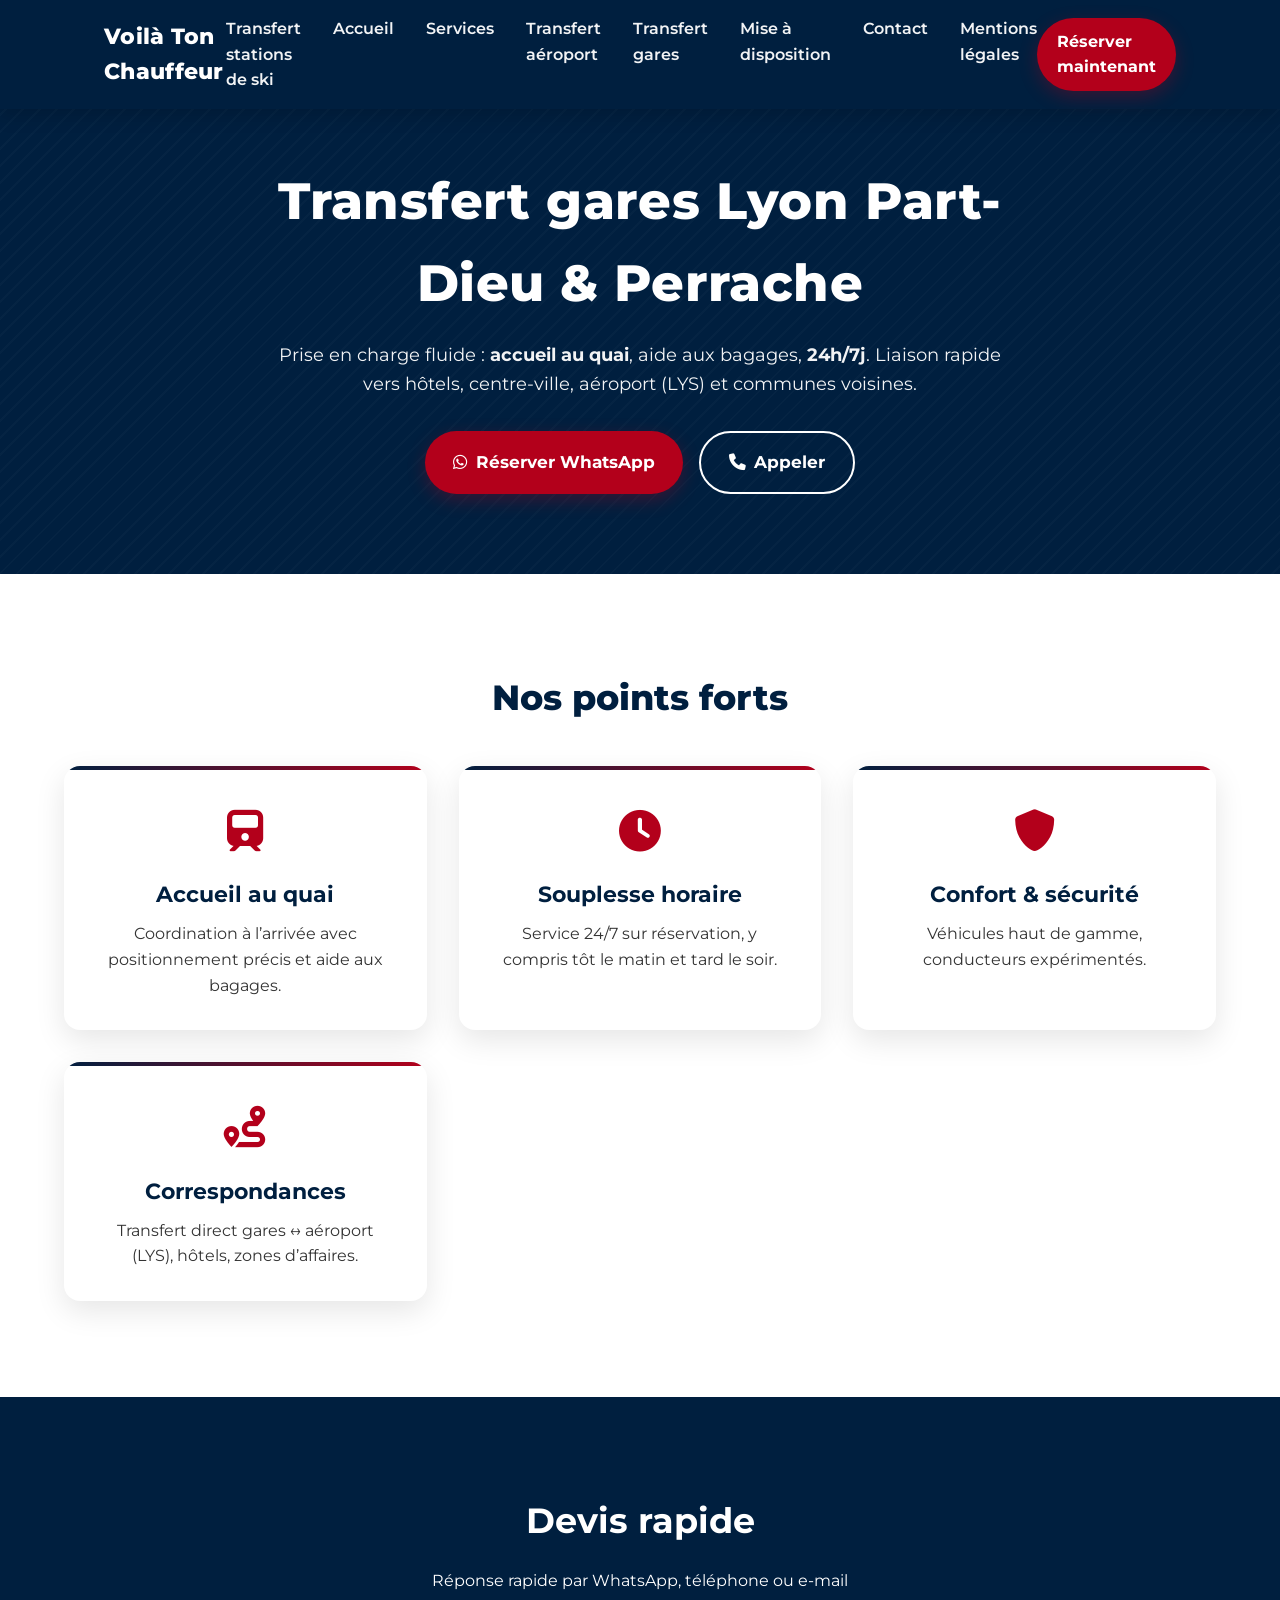
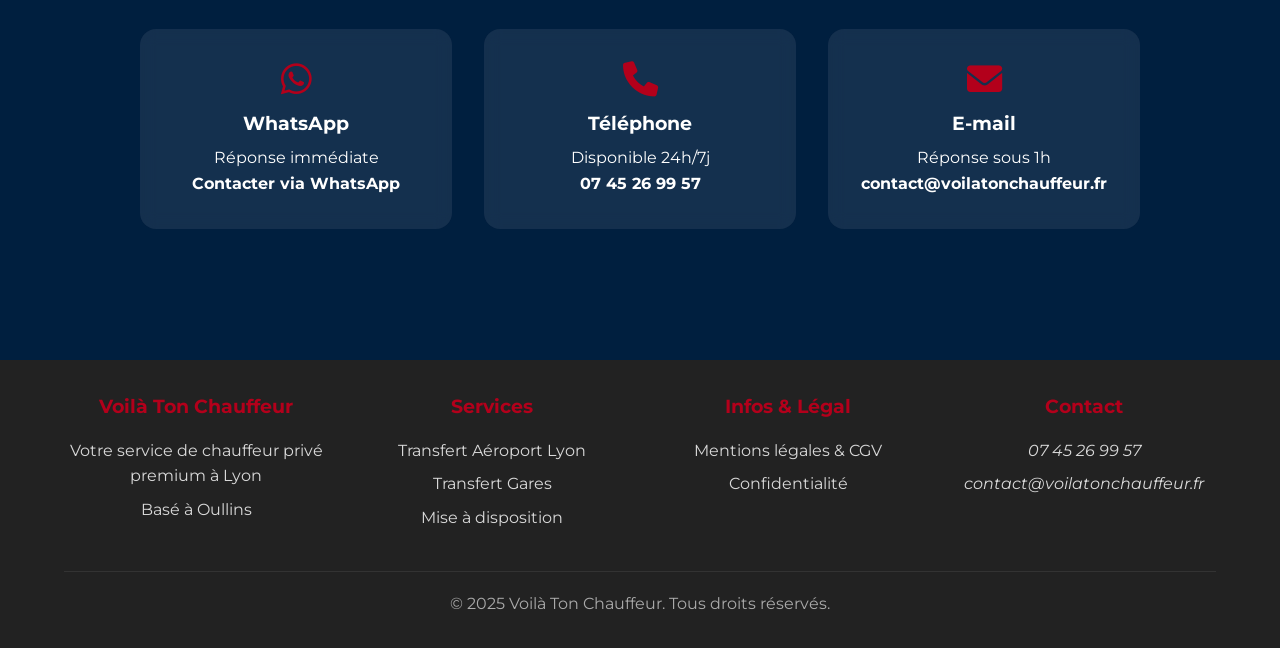
<file: transfert-gares-lyon.html>
<!DOCTYPE html>
<html lang="fr">
<head>
    <meta charset="UTF-8" />
    <meta name="viewport" content="width=device-width, initial-scale=1.0" />
    <title>Transfert gares Lyon Part-Dieu & Perrache – Chauffeur privé VTC</title>
    <meta name="description" content="Transfert gare Part-Dieu & Perrache en VTC : accueil quai, aide aux bagages, 24/7. Délais d’attente inclus, devis rapide WhatsApp.">
    <link rel="preconnect" href="https://fonts.googleapis.com">
    <link rel="preconnect" href="https://fonts.gstatic.com" crossorigin>
    <link href="https://fonts.googleapis.com/css2?family=Montserrat:wght@400;500;600;700;800&display=swap" rel="stylesheet">
    <link href="https://cdnjs.cloudflare.com/ajax/libs/font-awesome/6.0.0/css/all.min.css" rel="stylesheet">
    <link rel="stylesheet" href="styles.css?v=6" />
    <link rel="canonical" href="https://voilatonchauffeur.fr/transfert-gares-lyon">
    <meta name="robots" content="index, follow">
    <meta property="og:type" content="website">
    <meta property="og:site_name" content="Voilà Ton Chauffeur">
    <meta property="og:title" content="Transfert gares Lyon Part-Dieu & Perrache – Chauffeur privé VTC">
    <meta property="og:description" content="Accueil quai, aide aux bagages, 24/7. Réservation WhatsApp / téléphone.">
    <meta property="og:url" content="https://voilatonchauffeur.fr/transfert-gares-lyon">
    <meta property="og:image" content="/og-image.jpg">
    <meta name="twitter:card" content="summary_large_image">
    <meta name="twitter:title" content="Transfert gares Lyon Part-Dieu & Perrache – Chauffeur privé VTC">
    <meta name="twitter:description" content="VTC premium de/vers Part-Dieu & Perrache.">
    <meta name="twitter:image" content="/og-image.jpg">
    <link rel="icon" type="image/x-icon" href="/favicon.ico">
    <script type="application/ld+json">
    {
      "@context": "https://schema.org",
      "@type": "Service",
      "name": "Transfert gares Lyon Part-Dieu & Perrache",
      "serviceType": "TaxiService",
      "areaServed": ["Lyon Part-Dieu", "Lyon Perrache", "Métropole de Lyon"],
      "provider": {
        "@type": "LocalBusiness",
        "name": "Voilà Ton Chauffeur",
        "telephone": "+33745269957",
        "email": "contact@voilatonchauffeur.fr"
      }
    }
    </script>
</head>
<body>
    <header>
        <nav>
            <div class="logo">Voilà Ton Chauffeur</div>
            <ul class="nav-links">
                <li><a href="transfert-stations-ski-alpes.html">Transfert stations de ski</a></li>
                <li><a href="index.html#accueil">Accueil</a></li>
                <li><a href="index.html#services">Services</a></li>
                <li><a href="transfert-aeroport-lyon.html">Transfert aéroport</a></li>
                <li><a href="transfert-gares-lyon.html" aria-current="page">Transfert gares</a></li>
                <li><a href="mise-a-disposition-chauffeur-lyon.html">Mise à disposition</a></li>
                <li><a href="index.html#contact">Contact</a></li>
                <li><a href="mentions.html">Mentions légales</a></li>
            </ul>
            <a href="index.html#contact" class="cta-button">Réserver maintenant</a>
        </nav>
    </header>

    <main id="main" role="main" style="padding-top:80px">
        <section class="hero" aria-labelledby="gares-title" style="height:auto;padding:5rem 0">
            <div class="hero-content">
                <h1 id="gares-title">Transfert gares Lyon Part-Dieu & Perrache</h1>
                <p>Prise en charge fluide : <strong>accueil au quai</strong>, aide aux bagages, <strong>24h/7j</strong>. Liaison rapide vers hôtels, centre-ville, aéroport (LYS) et communes voisines.</p>
                <div class="hero-buttons">
                    <a href="https://wa.me/33745269957" target="_blank" rel="noopener noreferrer" class="btn-primary"><i class="fab fa-whatsapp"></i> Réserver WhatsApp</a>
                    <a href="tel:+33745269957" class="btn-secondary"><i class="fas fa-phone"></i> Appeler</a>
                </div>
            </div>
        </section>

        <section class="services" aria-labelledby="points-forts" style="background:#fff">
            <h2 id="points-forts" class="section-title">Nos points forts</h2>
            <div class="services-grid">
                <article class="service-card">
                    <div class="service-icon"><i class="fas fa-train"></i></div>
                    <h3>Accueil au quai</h3>
                    <p>Coordination à l’arrivée avec positionnement précis et aide aux bagages.</p>
                </article>
                <article class="service-card">
                    <div class="service-icon"><i class="fas fa-clock"></i></div>
                    <h3>Souplesse horaire</h3>
                    <p>Service 24/7 sur réservation, y compris tôt le matin et tard le soir.</p>
                </article>
                <article class="service-card">
                    <div class="service-icon"><i class="fas fa-shield-alt"></i></div>
                    <h3>Confort & sécurité</h3>
                    <p>Véhicules haut de gamme, conducteurs expérimentés.</p>
                </article>
                <article class="service-card">
                    <div class="service-icon"><i class="fas fa-route"></i></div>
                    <h3>Correspondances</h3>
                    <p>Transfert direct gares ↔ aéroport (LYS), hôtels, zones d’affaires.</p>
                </article>
            </div>
        </section>

        <section class="contact" aria-labelledby="cta-gares">
            <div class="contact-content">
                <h2 id="cta-gares">Devis rapide</h2>
                <p>Réponse rapide par WhatsApp, téléphone ou e-mail</p>
                <div class="contact-methods">
                    <div class="contact-method">
                        <i class="fab fa-whatsapp"></i>
                        <h3>WhatsApp</h3>
                        <p>Réponse immédiate</p>
                        <a href="https://wa.me/33745269957" target="_blank" rel="noopener noreferrer">Contacter via WhatsApp</a>
                    </div>
                    <div class="contact-method">
                        <i class="fas fa-phone"></i>
                        <h3>Téléphone</h3>
                        <p>Disponible 24h/7j</p>
                        <a href="tel:+33745269957">07 45 26 99 57</a>
                    </div>
                    <div class="contact-method">
                        <i class="fas fa-envelope"></i>
                        <h3>E-mail</h3>
                        <p>Réponse sous 1h</p>
                        <a href="mailto:contact@voilatonchauffeur.fr">contact@voilatonchauffeur.fr</a>
                    </div>
                </div>
            </div>
        </section>
    </main>

    <footer>
        <div class="footer-content">
            <div class="footer-section">
                <h3>Voilà Ton Chauffeur</h3>
                <p>Votre service de chauffeur privé premium à Lyon</p>
                <p>Basé à Oullins</p>
            </div>
            <div class="footer-section">
                <h3>Services</h3>
                <a href="transfert-aeroport-lyon.html">Transfert Aéroport Lyon</a>
                <a href="transfert-gares-lyon.html" aria-current="page">Transfert Gares</a>
                <a href="mise-a-disposition-chauffeur-lyon.html">Mise à disposition</a>
            </div>
            <div class="footer-section">
                <h3>Infos & Légal</h3>
                <a href="mentions.html">Mentions légales & CGV</a>
                <a href="politique-confidentialite.html">Confidentialité</a>
            </div>
            <div class="footer-section">
                <h3>Contact</h3>
                <address>
                    <a href="tel:+33745269957">07 45 26 99 57</a>
                    <a href="mailto:contact@voilatonchauffeur.fr">contact@voilatonchauffeur.fr</a>
                </address>
            </div>
        </div>
        <div class="footer-bottom">
            <p>&copy; 2025 Voilà Ton Chauffeur. Tous droits réservés.</p>
        </div>
    </footer>
    <script src="script.js"></script>
</body>
</html>
</file>
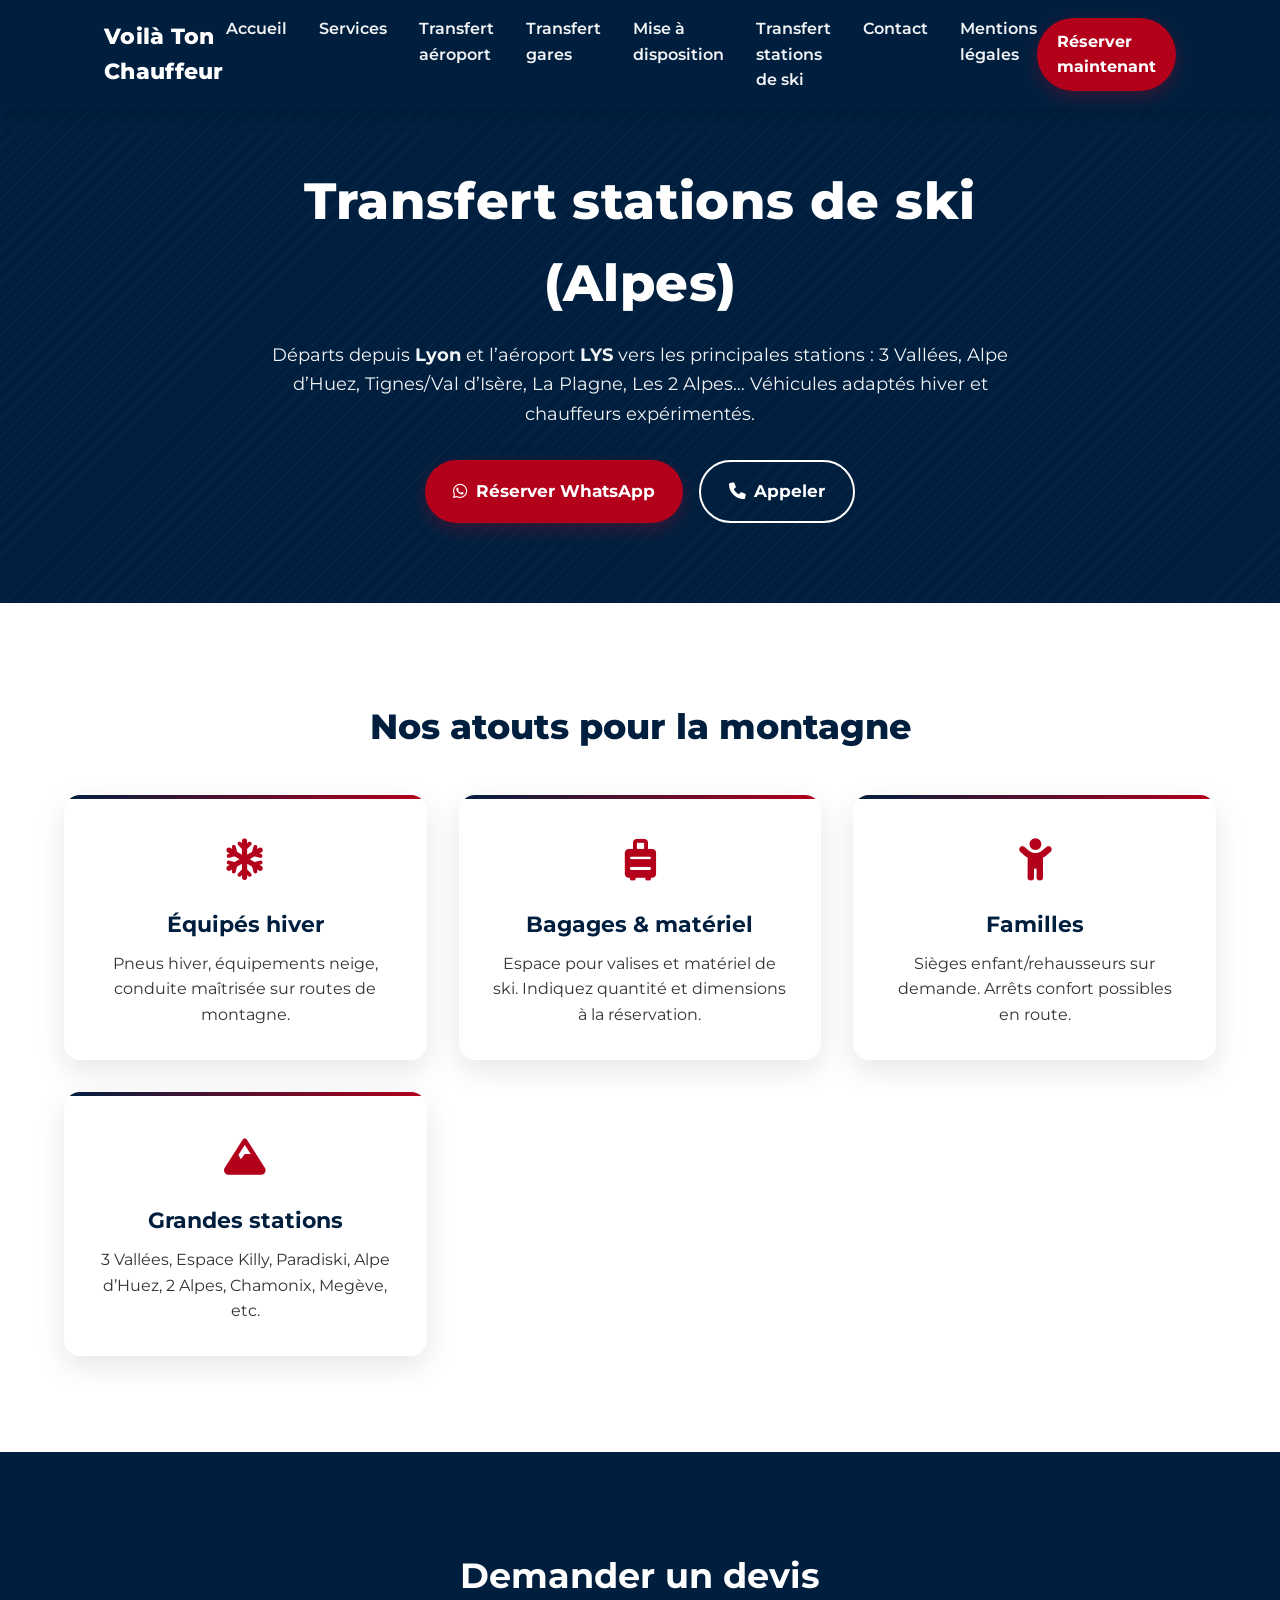
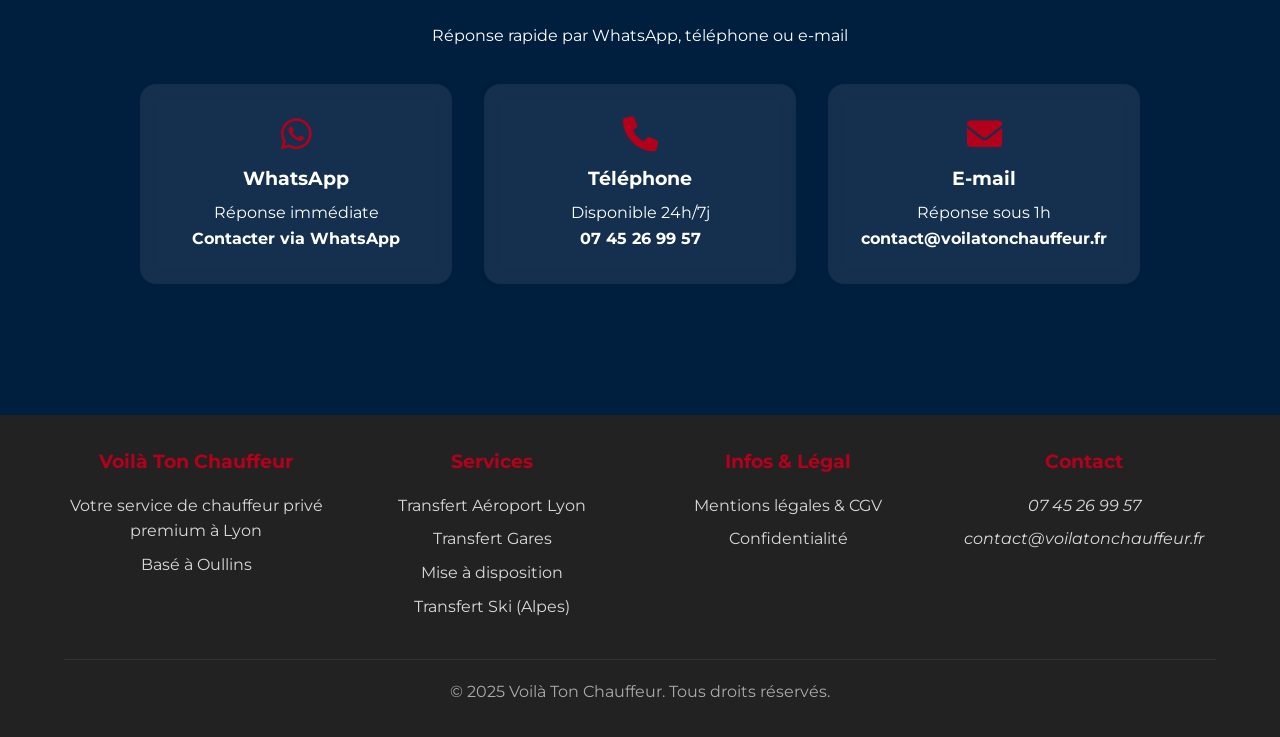
<file: transfert-stations-ski-alpes.html>
<!DOCTYPE html>
<html lang="fr">
<head>
    <meta charset="UTF-8" />
    <meta name="viewport" content="width=device-width, initial-scale=1.0" />
    <title>Transfert stations de ski (Alpes) – Chauffeur privé VTC Lyon</title>
    <meta name="description" content="Transferts vers les stations de ski des Alpes : Les 3 Vallées, Alpe d’Huez, La Plagne, Tignes/Val d’Isère, Les 2 Alpes… Chauffeur privé VTC depuis Lyon et l’aéroport LYS.">
    <link rel="preconnect" href="https://fonts.googleapis.com">
    <link rel="preconnect" href="https://fonts.gstatic.com" crossorigin>
    <link href="https://fonts.googleapis.com/css2?family=Montserrat:wght@400;500;600;700;800&display=swap" rel="stylesheet">
    <link href="https://cdnjs.cloudflare.com/ajax/libs/font-awesome/6.0.0/css/all.min.css" rel="stylesheet">
    <link rel="stylesheet" href="styles.css?v=6" />
    <link rel="canonical" href="https://voilatonchauffeur.fr/transfert-stations-ski-alpes">
    <meta name="robots" content="index, follow">
    <meta property="og:type" content="website">
    <meta property="og:site_name" content="Voilà Ton Chauffeur">
    <meta property="og:title" content="Transfert stations de ski (Alpes) – Chauffeur privé VTC Lyon">
    <meta property="og:description" content="VTC premium vers Les 3 Vallées, Alpe d’Huez, Tignes/Val d’Isère, La Plagne, Les 2 Alpes… Départs Lyon & aéroport LYS.">
    <meta property="og:url" content="https://voilatonchauffeur.fr/transfert-stations-ski-alpes">
    <meta property="og:image" content="/og-image.jpg">
    <meta name="twitter:card" content="summary_large_image">
    <meta name="twitter:title" content="Transfert stations de ski (Alpes) – Chauffeur privé VTC Lyon">
    <meta name="twitter:description" content="Transferts ski depuis Lyon et LYS. Véhicules adaptés & chauffeurs expérimentés.">
    <meta name="twitter:image" content="/og-image.jpg">
    <link rel="icon" type="image/x-icon" href="/favicon.ico">
    <script type="application/ld+json">
    {
      "@context": "https://schema.org",
      "@type": "Service",
      "name": "Transfert stations de ski (Alpes)",
      "serviceType": "TaxiService",
      "areaServed": ["Les 3 Vallées", "Alpe d’Huez", "La Plagne", "Tignes", "Val d’Isère", "Les 2 Alpes", "Chamonix", "Megève"],
      "provider": {
        "@type": "LocalBusiness",
        "name": "Voilà Ton Chauffeur",
        "telephone": "+33745269957",
        "email": "contact@voilatonchauffeur.fr"
      }
    }
    </script>
    <script type="application/ld+json">
    {
      "@context": "https://schema.org",
      "@type": "FAQPage",
      "mainEntity": [{
        "@type": "Question",
        "name": "Vos véhicules sont-ils équipés pour la neige ?",
        "acceptedAnswer": {"@type": "Answer","text": "Oui, pneus hiver et équipements adaptés (chaînes si nécessaire). Chauffeurs habitués aux routes de montagne."}
      },{
        "@type": "Question",
        "name": "Pouvez-vous transporter du matériel de ski ?",
        "acceptedAnswer": {"@type": "Answer","text": "Oui, merci d’indiquer le nombre de paires de skis/snowboards pour prévoir le véhicule adéquat."}
      },{
        "@type": "Question",
        "name": "Proposez-vous les transferts de nuit ou tôt le matin ?",
        "acceptedAnswer": {"@type": "Answer","text": "Oui, service 24h/7j sur réservation."}
      }]
    }
    </script>
</head>
<body>
    <header>
        <nav>
            <div class="logo">Voilà Ton Chauffeur</div>
            <ul class="nav-links">
                <li><a href="index.html#accueil">Accueil</a></li>
                <li><a href="index.html#services">Services</a></li>
                <li><a href="transfert-aeroport-lyon.html">Transfert aéroport</a></li>
                <li><a href="transfert-gares-lyon.html">Transfert gares</a></li>
                <li><a href="mise-a-disposition-chauffeur-lyon.html">Mise à disposition</a></li>
                <li><a href="transfert-stations-ski-alpes.html" aria-current="page">Transfert stations de ski</a></li>
                <li><a href="index.html#contact">Contact</a></li>
                <li><a href="mentions.html">Mentions légales</a></li>
            </ul>
            <a href="index.html#contact" class="cta-button">Réserver maintenant</a>
        </nav>
    </header>

    <main id="main" role="main" style="padding-top:80px">
        <section class="hero" aria-labelledby="ski-title" style="height:auto;padding:5rem 0">
            <div class="hero-content">
                <h1 id="ski-title">Transfert stations de ski (Alpes)</h1>
                <p>Départs depuis <strong>Lyon</strong> et l’aéroport <strong>LYS</strong> vers les principales stations : 3 Vallées, Alpe d’Huez, Tignes/Val d’Isère, La Plagne, Les 2 Alpes… Véhicules adaptés hiver et chauffeurs expérimentés.</p>
                <div class="hero-buttons">
                    <a href="https://wa.me/33745269957" target="_blank" rel="noopener noreferrer" class="btn-primary"><i class="fab fa-whatsapp"></i> Réserver WhatsApp</a>
                    <a href="tel:+33745269957" class="btn-secondary"><i class="fas fa-phone"></i> Appeler</a>
                </div>
            </div>
        </section>

        <section class="services" aria-labelledby="ski-plus" style="background:#fff">
            <h2 id="ski-plus" class="section-title">Nos atouts pour la montagne</h2>
            <div class="services-grid">
                <article class="service-card">
                    <div class="service-icon"><i class="fas fa-snowflake"></i></div>
                    <h3>Équipés hiver</h3>
                    <p>Pneus hiver, équipements neige, conduite maîtrisée sur routes de montagne.</p>
                </article>
                <article class="service-card">
                    <div class="service-icon"><i class="fas fa-suitcase-rolling"></i></div>
                    <h3>Bagages & matériel</h3>
                    <p>Espace pour valises et matériel de ski. Indiquez quantité et dimensions à la réservation.</p>
                </article>
                <article class="service-card">
                    <div class="service-icon"><i class="fas fa-child"></i></div>
                    <h3>Familles</h3>
                    <p>Sièges enfant/rehausseurs sur demande. Arrêts confort possibles en route.</p>
                </article>
                <article class="service-card">
                    <div class="service-icon"><i class="fas fa-mountain"></i></div>
                    <h3>Grandes stations</h3>
                    <p>3 Vallées, Espace Killy, Paradiski, Alpe d’Huez, 2 Alpes, Chamonix, Megève, etc.</p>
                </article>
            </div>
        </section>

        <section class="contact" aria-labelledby="cta-ski">
            <div class="contact-content">
                <h2 id="cta-ski">Demander un devis</h2>
                <p>Réponse rapide par WhatsApp, téléphone ou e-mail</p>
                <div class="contact-methods">
                    <div class="contact-method">
                        <i class="fab fa-whatsapp"></i>
                        <h3>WhatsApp</h3>
                        <p>Réponse immédiate</p>
                        <a href="https://wa.me/33745269957" target="_blank" rel="noopener noreferrer">Contacter via WhatsApp</a>
                    </div>
                    <div class="contact-method">
                        <i class="fas fa-phone"></i>
                        <h3>Téléphone</h3>
                        <p>Disponible 24h/7j</p>
                        <a href="tel:+33745269957">07 45 26 99 57</a>
                    </div>
                    <div class="contact-method">
                        <i class="fas fa-envelope"></i>
                        <h3>E-mail</h3>
                        <p>Réponse sous 1h</p>
                        <a href="mailto:contact@voilatonchauffeur.fr">contact@voilatonchauffeur.fr</a>
                    </div>
                </div>
            </div>
        </section>
    </main>

    <footer>
        <div class="footer-content">
            <div class="footer-section">
                <h3>Voilà Ton Chauffeur</h3>
                <p>Votre service de chauffeur privé premium à Lyon</p>
                <p>Basé à Oullins</p>
            </div>
            <div class="footer-section">
                <h3>Services</h3>
                <a href="transfert-aeroport-lyon.html">Transfert Aéroport Lyon</a>
                <a href="transfert-gares-lyon.html">Transfert Gares</a>
                <a href="mise-a-disposition-chauffeur-lyon.html">Mise à disposition</a>
                <a href="transfert-stations-ski-alpes.html" aria-current="page">Transfert Ski (Alpes)</a>
            </div>
            <div class="footer-section">
                <h3>Infos & Légal</h3>
                <a href="mentions.html">Mentions légales & CGV</a>
                <a href="politique-confidentialite.html">Confidentialité</a>
            </div>
            <div class="footer-section">
                <h3>Contact</h3>
                <address>
                    <a href="tel:+33745269957">07 45 26 99 57</a>
                    <a href="mailto:contact@voilatonchauffeur.fr">contact@voilatonchauffeur.fr</a>
                </address>
            </div>
        </div>
        <div class="footer-bottom">
            <p>&copy; 2025 Voilà Ton Chauffeur. Tous droits réservés.</p>
        </div>
    </footer>
    <script src="script.js"></script>
</body>
</html>
</file>
<file: styles.css>
/* === Identity: Bleu / Blanc / Rouge (France) === */
:root{
  --blue:#001f3f;        /* Bleu profond */
  --red:#b3001b;         /* Rouge élégant */
  --offwhite:#f5f5f5;    /* Blanc cassé */
  --anthra:#222222;      /* Gris anthracite */
  --text:#333333;
  --gold:#d4af37;        /* Option luxe (léger) */
  --radius:16px;
  --shadow:0 10px 30px rgba(0,0,0,.1);
}

/* Reset & Base */
*{margin:0;padding:0;box-sizing:border-box}
html{scroll-behavior:smooth}
body{
  font-family: 'Montserrat', system-ui, -apple-system, Segoe UI, Roboto, Arial, sans-serif;
  line-height:1.6;
  color:var(--text);
  background:#ffffff;
  overflow-x:hidden;
}

/* Header */
header{
  background:var(--blue);
  color:#fff;
  position:fixed;top:0;width:100%;z-index:1000;
  box-shadow:0 6px 18px rgba(0,0,0,.15);
}
nav{
  display:flex;justify-content:space-between;align-items:center;
  padding:1rem 5%;max-width:1200px;margin:0 auto;
}
.logo{
  font-size:1.4rem;font-weight:800;letter-spacing:.3px;
  color:#fff;
}
.nav-links{display:flex;list-style:none;gap:2rem}
.nav-links a{color:#fff;text-decoration:none;font-weight:600;opacity:.95;transition:.2s}
.nav-links a:hover{opacity:1;color:var(--red)}
.cta-button{
  background:var(--red);color:#fff;padding:.7rem 1.25rem;border-radius:999px;
  text-decoration:none;font-weight:700;box-shadow:0 6px 18px rgba(179,0,27,.3);
  transition:transform .15s ease, box-shadow .15s ease, background .2s ease;
}
.cta-button:hover{transform:translateY(-2px);box-shadow:0 10px 24px rgba(179,0,27,.35)}

/* Hero */
.hero{
  background:var(--blue);
  height:100vh;display:flex;align-items:center;justify-content:center;text-align:center;color:#fff;position:relative;overflow:hidden;
}
.hero::after{
  content:"";position:absolute;inset:0;
  background-image: repeating-linear-gradient(135deg, rgba(255,255,255,.06) 0 2px, transparent 2px 12px);
  opacity:.35;pointer-events:none;
}
.hero-content{position:relative;z-index:2;max-width:820px;padding:0 2rem}
.hero h1{font-size:3.2rem;margin-bottom:1rem;font-weight:800;letter-spacing:.4px}
.hero p{font-size:1.15rem;margin-bottom:2rem;opacity:.95}
.hero-buttons{display:flex;gap:1rem;justify-content:center;flex-wrap:wrap}
.btn-primary,.btn-secondary{
  padding:1rem 1.75rem;border-radius:999px;font-size:1.05rem;font-weight:700;text-decoration:none;display:inline-flex;align-items:center;gap:.5rem;transition:.2s
}
.btn-primary{background:var(--red);color:#fff;box-shadow:0 6px 18px rgba(179,0,27,.3)}
.btn-primary:hover{transform:translateY(-3px)}
.btn-secondary{background:transparent;color:#fff;border:2px solid #fff}
.btn-secondary:hover{background:#fff;color:var(--blue)}

/* Sections */
.services{padding:6rem 5%;background:var(--offwhite)}
.section-title{text-align:center;font-size:2.2rem;margin-bottom:2.5rem;color:var(--blue);font-weight:800}
.services-grid{
  display:grid;grid-template-columns:repeat(auto-fit,minmax(300px,1fr));
  gap:2rem;max-width:1200px;margin:0 auto;
}
.service-card{
  background:#fff;padding:2rem;border-radius:var(--radius);text-align:center;
  box-shadow:var(--shadow);transition:transform .2s ease, box-shadow .2s ease;position:relative;overflow:hidden;
}
.service-card::before{
  content:"";position:absolute;top:0;left:0;height:4px;width:100%;background:linear-gradient(90deg,var(--blue),var(--red))
}
.service-card:hover{transform:translateY(-6px);box-shadow:0 16px 40px rgba(0,0,0,.15)}
.service-icon{font-size:2.6rem;color:var(--red);margin-bottom:.8rem}
.service-card h3{font-size:1.35rem;margin-bottom:.6rem;color:var(--blue)}

/* Price Simulator */
.price-simulator{
  background:#fff;padding:2rem;border-radius:var(--radius);box-shadow:var(--shadow);
  margin:2rem auto;max-width:540px;border:1px solid rgba(0,31,63,.08);
}
.price-simulator h3{text-align:center;margin-bottom:1.2rem;color:var(--blue)}
.form-group{margin-bottom:1rem}
.form-group label{display:block;margin-bottom:.5rem;font-weight:600;color:var(--anthra)}
.form-group select,.form-group input{
  width:100%;padding:.8rem;border:2px solid #e6e6e6;border-radius:10px;font-size:1rem;transition:border-color .2s ease;
}
.form-group select:focus,.form-group input:focus{outline:none;border-color:var(--blue)}
.price-result{
  background:linear-gradient(90deg,var(--blue),var(--red));color:#fff;padding:1rem;border-radius:10px;
  text-align:center;font-weight:800;font-size:1.15rem;margin-top:1rem;letter-spacing:.3px
}

/* About */
.about{padding:6rem 5%;background:#fff}
.about-content{max-width:1200px;margin:0 auto;display:grid;grid-template-columns:1fr 1fr;gap:4rem;align-items:center}
.about-text h2{font-size:2.2rem;margin-bottom:1.2rem;color:var(--blue);font-weight:800}
.about-text p{font-size:1.05rem;margin-bottom:1rem;color:#555}
.features{display:grid;grid-template-columns:repeat(2,1fr);gap:1rem;margin-top:1.2rem}
.feature{display:flex;align-items:center;gap:.5rem;color:var(--anthra);font-weight:600}
.feature i{color:var(--gold)}
.about-visual{
  background:linear-gradient(135deg,var(--blue),#0a3a6d);
  height:380px;border-radius:20px;display:flex;align-items:center;justify-content:center;color:#fff;font-size:4rem;
}

/* Contact */
.contact{padding:6rem 5%;background:var(--blue);color:#fff}
.contact-content{max-width:1000px;margin:0 auto;text-align:center}
.contact h2{font-size:2.2rem;margin-bottom:1.2rem}
.contact-methods{
  display:grid;grid-template-columns:repeat(auto-fit,minmax(250px,1fr));
  gap:2rem;margin:2.2rem 0;
}
.contact-method{
  background:rgba(255,255,255,.08);padding:2rem;border-radius:16px;backdrop-filter:blur(8px);
  transition:transform .2s ease, background .2s ease;
}
.contact-method:hover{transform:translateY(-5px);background:rgba(255,255,255,.14)}
.contact-method i{font-size:2.2rem;color:var(--red);margin-bottom:.8rem}
.contact-method h3{margin-bottom:.4rem}
.contact-method a{color:#fff;text-decoration:none;font-weight:700;border-bottom:2px solid transparent}
.contact-method a:hover{border-color:var(--red)}

/* Footer */
footer{background:var(--anthra);color:#fff;padding:2rem 5%;text-align:center}
.footer-content{
  max-width:1200px;margin:0 auto;display:grid;grid-template-columns:repeat(auto-fit,minmax(250px,1fr));
  gap:2rem;margin-bottom:2rem;
}
.footer-section h3{margin-bottom:1rem;color:var(--red)}
.footer-section p,.footer-section a{color:#d9d9d9;text-decoration:none;margin-bottom:.5rem;display:block}
.footer-section a:hover{color:#fff}
.footer-bottom{border-top:1px solid #333;padding-top:1.2rem;color:#aaa}

/* Animations + utilities kept */
@keyframes slideInUp{from{opacity:0;transform:translateY(30px)}to{opacity:1;transform:translateY(0)}}

/* Responsive */
@media (max-width:768px){
  .nav-links{display:none}
  .hero h1{font-size:2.4rem}
  .hero-buttons{flex-direction:column;align-items:center}
  .about-content{grid-template-columns:1fr;gap:2rem}
  .features{grid-template-columns:1fr}
}

/* Accessibility helpers */
.skip-link{
  position:absolute;left:-9999px;top:auto;width:1px;height:1px;overflow:hidden;
}
.skip-link:focus{
  left:1rem;top:1rem;width:auto;height:auto;padding:.5rem .75rem;
  background:#ffffff;color:var(--blue);border:2px solid var(--red);border-radius:8px;z-index:2000;
}
.sr-only{
  position:absolute;width:1px;height:1px;padding:0;margin:-1px;overflow:hidden;clip:rect(0,0,0,0);white-space:nowrap;border:0;
}
</file>
